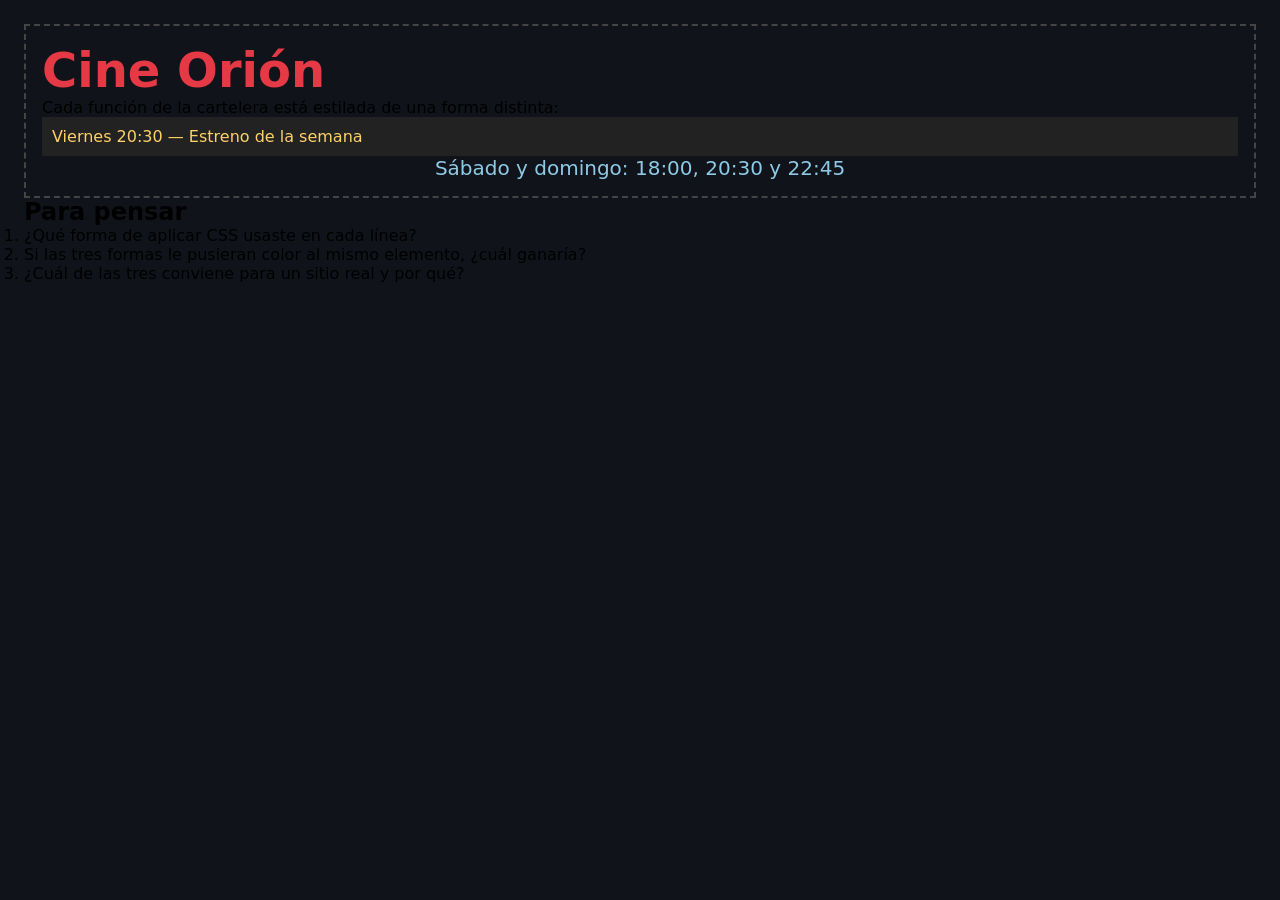
<file: 01-formas-de-aplicar-css/index.html>
<!doctype html>
<html lang="es">
  <head>
    <meta charset="UTF-8" />
    <meta name="viewport" content="width=device-width, initial-scale=1.0" />
    <title>Cine Orión — Cartelera</title>

    <!-- ============================================================
          ESTE ES EL ÚNICO EJERCICIO DE LA CARPETA DONDE SE EDITA
         EL HTML. Acá practicás el CSS INTERNO (etiqueta <style>).
         ============================================================ -->
    <style>
      /* TODO 2 ✅— CSS interno
         Escribí una regla para la clase .funcion con:
         - background-color: #222
         - color: #ffd166
         - padding: 10px
      */

      .funcion {
        background-color: #222;
        color: #ffd166;
        padding: 10px;
      }
    </style>

    <link rel="stylesheet" href="styles.css" />
  </head>
  <body>
    <header class="cartel">
      <!-- TODO 1 ✅— CSS en línea
           Completá el atributo style de este h1 con:
           style="color: #e63946; font-size: 48px;"
      -->
      <h1 style="color: #e63946; font-size: 48px">Cine Orión</h1>

      <p>Cada función de la cartelera está estilada de una forma distinta:</p>

      <!-- TODO 2 — CSS interno: esta línea toma la regla del <style> de arriba -->
      <p class="funcion">Viernes 20:30 — Estreno de la semana</p>

      <!-- TODO 3 — CSS externo: esta línea se estila desde styles.css -->
      <p class="funcion-externa">Sábado y domingo: 18:00, 20:30 y 22:45</p>
    </header>

    <main class="para-pensar">
      <h2>Para pensar</h2>
      <ol>
        <li>¿Qué forma de aplicar CSS usaste en cada línea?</li>
        <li>
          Si las tres formas le pusieran color al mismo elemento, ¿cuál ganaría?
        </li>
        <li>¿Cuál de las tres conviene para un sitio real y por qué?</li>
      </ol>
    </main>
  </body>
</html>
</file>
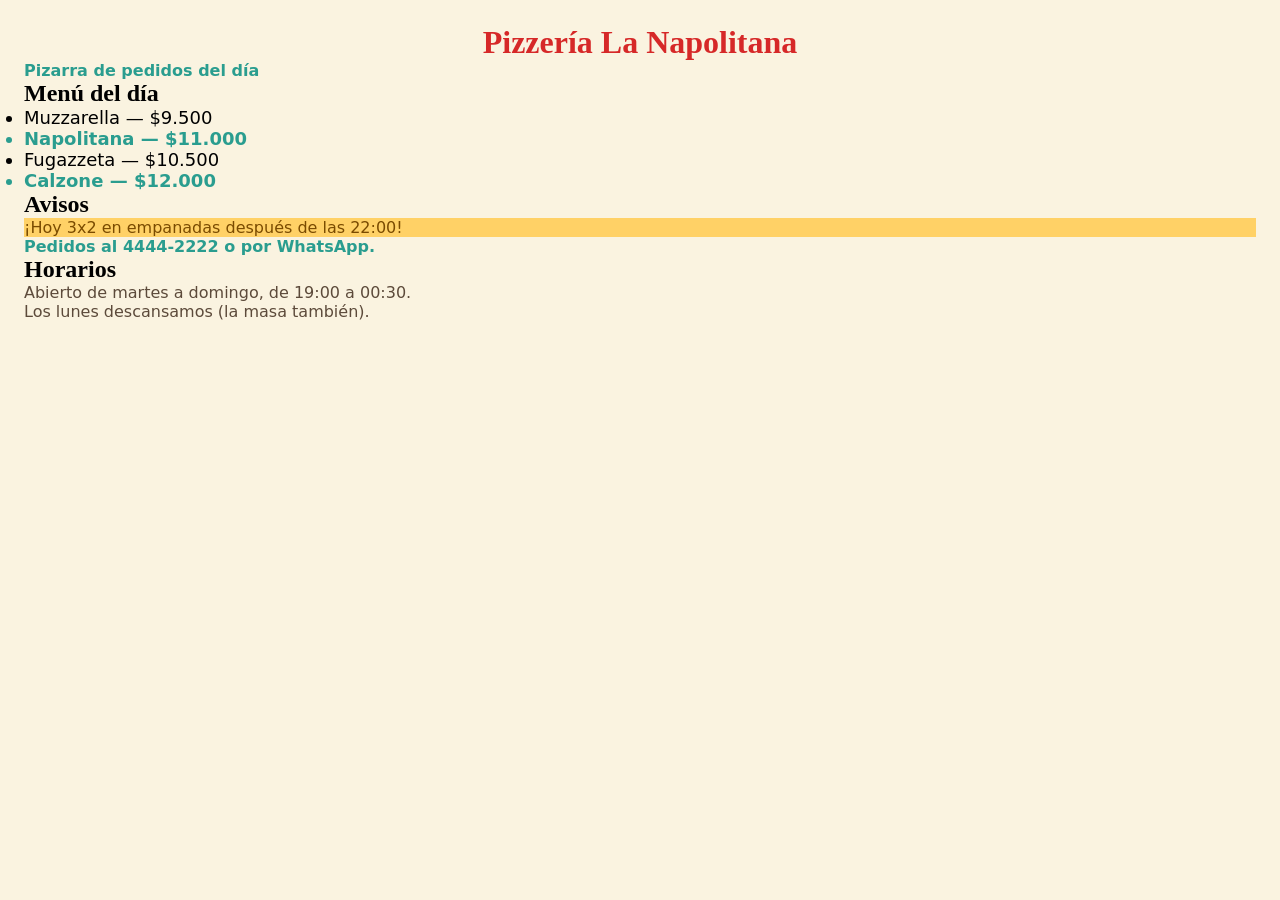
<file: 02-selectores-especificidad/index.html>
<!doctype html>
<html lang="es">
  <head>
    <meta charset="UTF-8" />
    <meta name="viewport" content="width=device-width, initial-scale=1.0" />
    <title>La Napolitana — Pizarra de pedidos</title>
    <link rel="stylesheet" href="styles.css" />
  </head>
  <body>
    <header>
      <h1 id="titulo-principal">Pizzería La Napolitana</h1>
      <p class="destacado">Pizarra de pedidos del día</p>
    </header>

    <main>
      <section class="menu">
        <h2>Menú del día</h2>
        <ul>
          <li>Muzzarella — $9.500</li>
          <li class="destacado">Napolitana — $11.000</li>
          <li>Fugazzeta — $10.500</li>
          <li class="destacado">Calzone — $12.000</li>
        </ul>
      </section>

      <section class="avisos">
        <h2>Avisos</h2>
        <p id="aviso">¡Hoy 3x2 en empanadas después de las 22:00!</p>
        <p class="destacado">Pedidos al 4444-2222 o por WhatsApp.</p>
      </section>

      <section class="horarios">
        <h2>Horarios</h2>
        <p>Abierto de martes a domingo, de 19:00 a 00:30.</p>
        <p>Los lunes descansamos (la masa también).</p>
      </section>
    </main>
  </body>
</html>
</file>
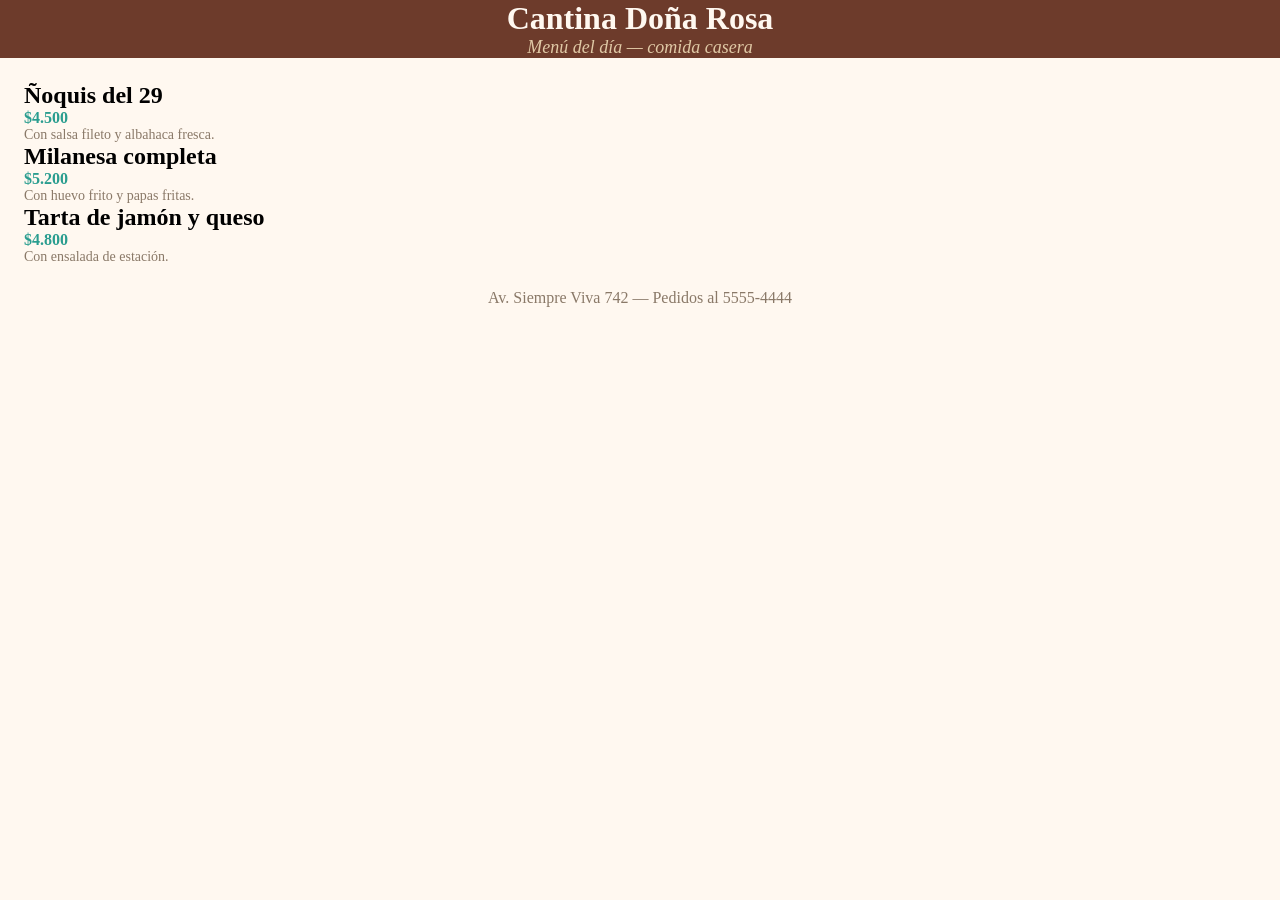
<file: 03-texto-y-colores/index.html>
<!DOCTYPE html>
<html lang="es">
  <head>
    <meta charset="UTF-8" />
    <meta name="viewport" content="width=device-width, initial-scale=1.0" />
    <title>Cantina Doña Rosa — Menú del día</title>
    <link rel="stylesheet" href="styles.css" />
  </head>
  <body>
    <header class="encabezado">
      <h1>Cantina Doña Rosa</h1>
      <p class="subtitulo">Menú del día — comida casera</p>
    </header>

    <main>
      <article class="plato">
        <h2>Ñoquis del 29</h2>
        <p class="precio">$4.500</p>
        <p class="descripcion">Con salsa fileto y albahaca fresca.</p>
      </article>

      <article class="plato">
        <h2>Milanesa completa</h2>
        <p class="precio">$5.200</p>
        <p class="descripcion">Con huevo frito y papas fritas.</p>
      </article>

      <article class="plato">
        <h2>Tarta de jamón y queso</h2>
        <p class="precio">$4.800</p>
        <p class="descripcion">Con ensalada de estación.</p>
      </article>
    </main>

    <footer class="pie">
      <p>Av. Siempre Viva 742 — Pedidos al 5555-4444</p>
    </footer>
  </body>
</html>
</file>
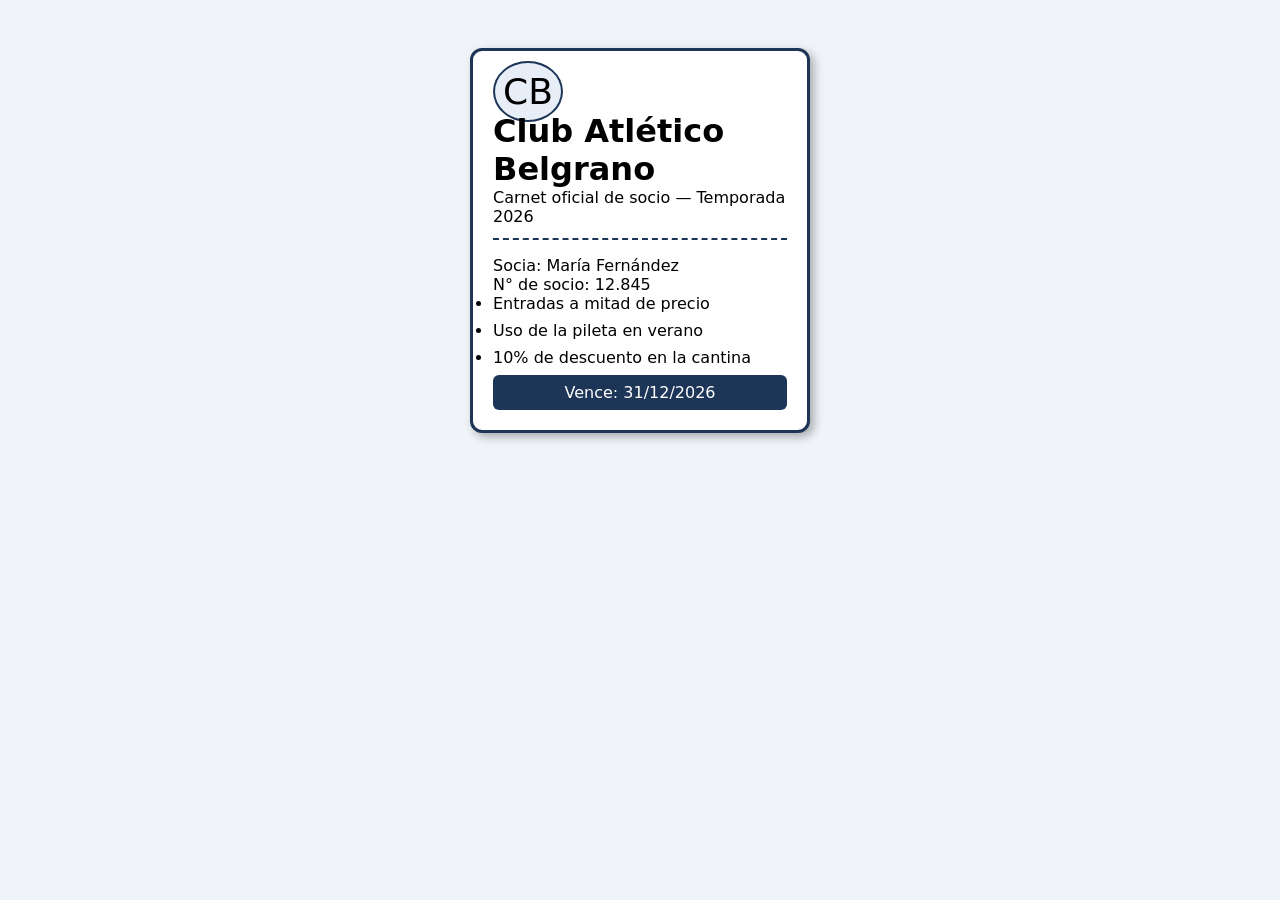
<file: 04-modelo-de-caja/index.html>
<!DOCTYPE html>
<html lang="es">
  <head>
    <meta charset="UTF-8" />
    <meta name="viewport" content="width=device-width, initial-scale=1.0" />
    <title>Club Atlético Belgrano — Carnet de socio</title>
    <link rel="stylesheet" href="styles.css" />
  </head>
  <body>
    <main class="carnet">
      <div class="fila-encabezado">
        <span class="escudo">CB</span>
        <div>
          <h1>Club Atlético Belgrano</h1>
          <p>Carnet oficial de socio — Temporada 2026</p>
        </div>
      </div>

      <div class="datos">
        <p class="nombre">Socia: María Fernández</p>
        <p class="numero">N° de socio: 12.845</p>
      </div>

      <ul class="beneficios">
        <li>Entradas a mitad de precio</li>
        <li>Uso de la pileta en verano</li>
        <li>10% de descuento en la cantina</li>
      </ul>

      <p class="vencimiento">Vence: 31/12/2026</p>
    </main>
  </body>
</html>
</file>
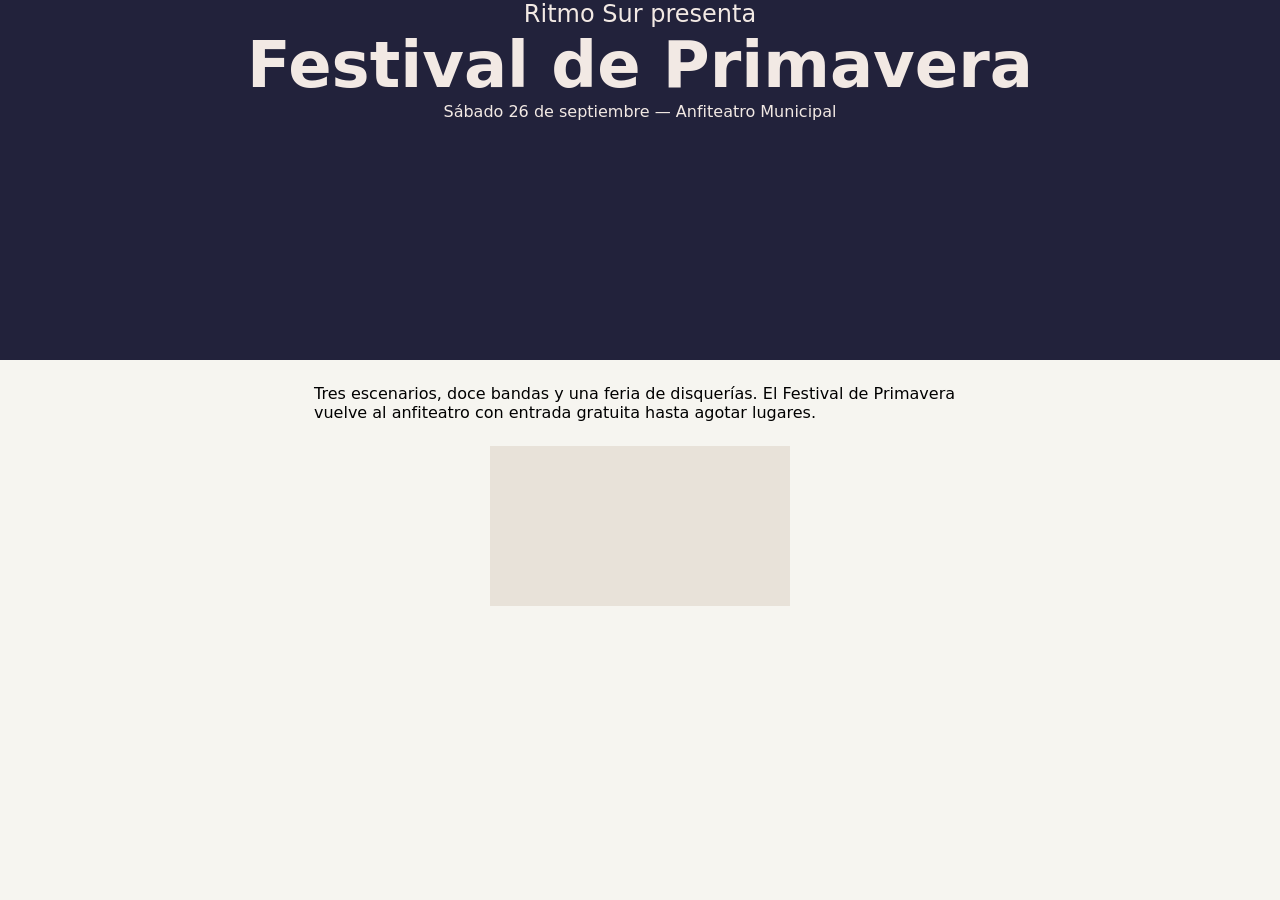
<file: 05-tamanos-y-unidades/index.html>
<!DOCTYPE html>
<html lang="es">
  <head>
    <meta charset="UTF-8" />
    <meta name="viewport" content="width=device-width, initial-scale=1.0" />
    <title>Ritmo Sur — Festival de Primavera</title>
    <link rel="stylesheet" href="styles.css" />
  </head>
  <body>
    <header class="banner">
      <p class="etiqueta">Ritmo Sur presenta</p>
      <h1>Festival de Primavera</h1>
      <p class="fecha">Sábado 26 de septiembre — Anfiteatro Municipal</p>
    </header>

    <main class="contenido">
      <p>
        Tres escenarios, doce bandas y una feria de disquerías. El Festival de
        Primavera vuelve al anfiteatro con entrada gratuita hasta agotar lugares.
      </p>

      <div class="poster"></div>
    </main>
  </body>
</html>
</file>
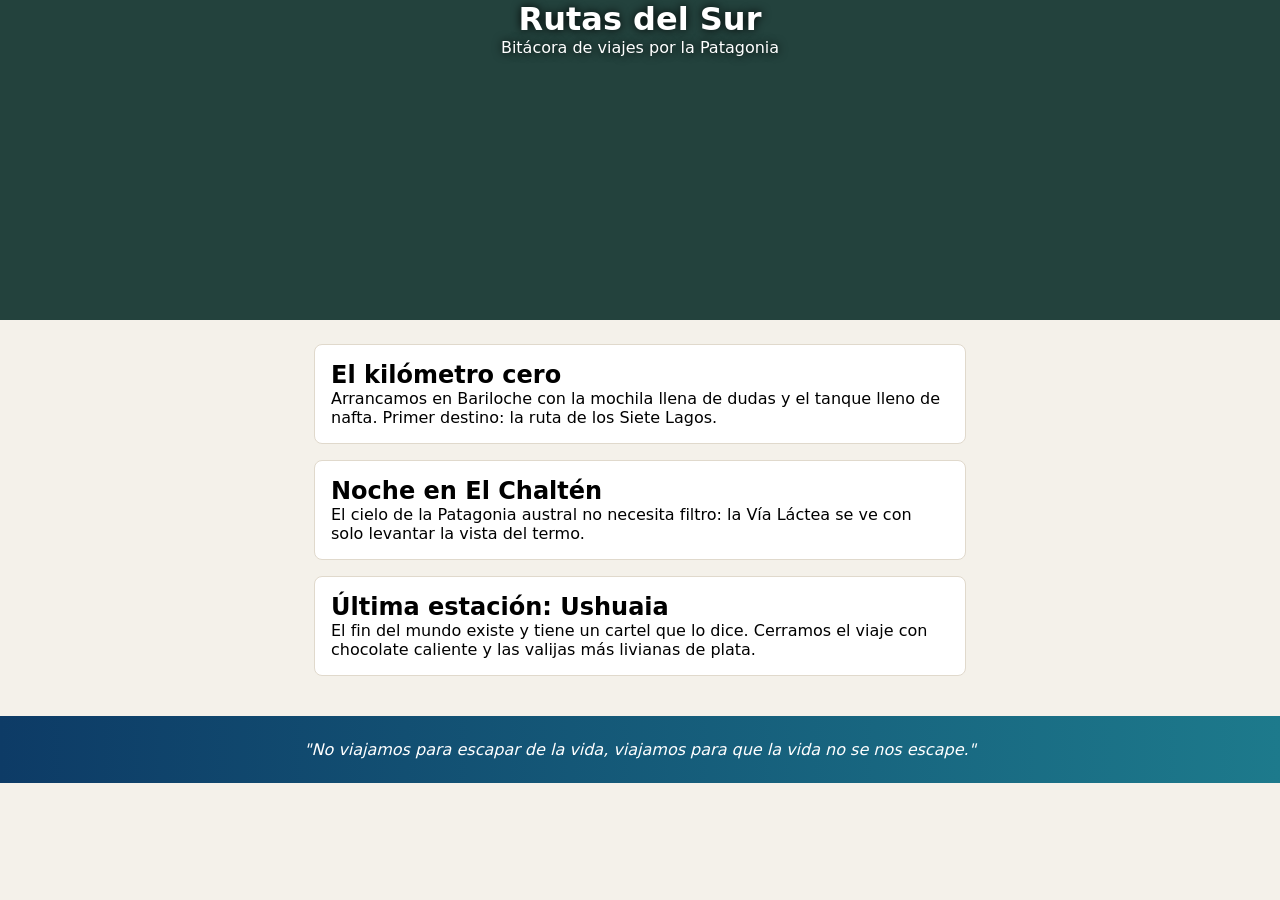
<file: 06-background/index.html>
<!DOCTYPE html>
<html lang="es">
  <head>
    <meta charset="UTF-8" />
    <meta name="viewport" content="width=device-width, initial-scale=1.0" />
    <title>Rutas del Sur — Bitácora de viajes</title>
    <link rel="stylesheet" href="styles.css" />
  </head>
  <body>
    <header class="hero">
      <h1>Rutas del Sur</h1>
      <p>Bitácora de viajes por la Patagonia</p>
    </header>

    <main>
      <article class="post">
        <h2>El kilómetro cero</h2>
        <p>
          Arrancamos en Bariloche con la mochila llena de dudas y el tanque
          lleno de nafta. Primer destino: la ruta de los Siete Lagos.
        </p>
      </article>

      <article class="post">
        <h2>Noche en El Chaltén</h2>
        <p>
          El cielo de la Patagonia austral no necesita filtro: la Vía Láctea
          se ve con solo levantar la vista del termo.
        </p>
      </article>

      <article class="post">
        <h2>Última estación: Ushuaia</h2>
        <p>
          El fin del mundo existe y tiene un cartel que lo dice. Cerramos el
          viaje con chocolate caliente y las valijas más livianas de plata.
        </p>
      </article>
    </main>

    <blockquote class="frase">
      "No viajamos para escapar de la vida, viajamos para que la vida no se
      nos escape."
    </blockquote>
  </body>
</html>
</file>
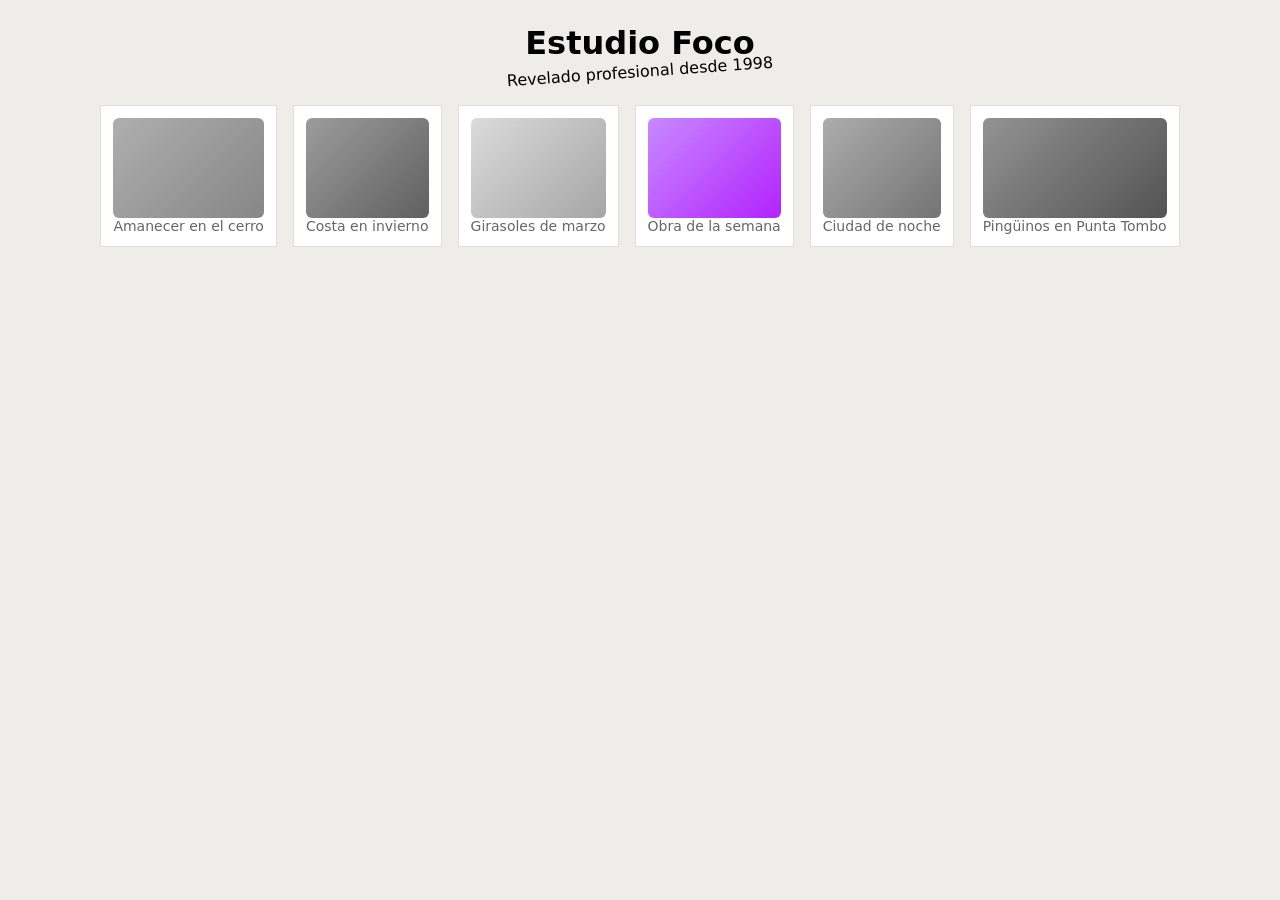
<file: 07-filtros-y-transformaciones/index.html>
<!DOCTYPE html>
<html lang="es">
  <head>
    <meta charset="UTF-8" />
    <meta name="viewport" content="width=device-width, initial-scale=1.0" />
    <title>Estudio Foco — Galería</title>
    <link rel="stylesheet" href="styles.css" />
  </head>
  <body>
    <header class="cabecera">
      <h1>Estudio Foco</h1>
      <p class="sello">Revelado profesional desde 1998</p>
    </header>

    <main class="galeria">
      <figure class="cuadro">
        <div class="foto"></div>
        <figcaption>Amanecer en el cerro</figcaption>
      </figure>

      <figure class="cuadro">
        <div class="foto"></div>
        <figcaption>Costa en invierno</figcaption>
      </figure>

      <figure class="cuadro">
        <div class="foto"></div>
        <figcaption>Girasoles de marzo</figcaption>
      </figure>

      <figure class="cuadro destacada">
        <div class="foto"></div>
        <figcaption>Obra de la semana</figcaption>
      </figure>

      <figure class="cuadro">
        <div class="foto"></div>
        <figcaption>Ciudad de noche</figcaption>
      </figure>

      <figure class="cuadro">
        <div class="foto"></div>
        <figcaption>Pingüinos en Punta Tombo</figcaption>
      </figure>
    </main>
  </body>
</html>
</file>
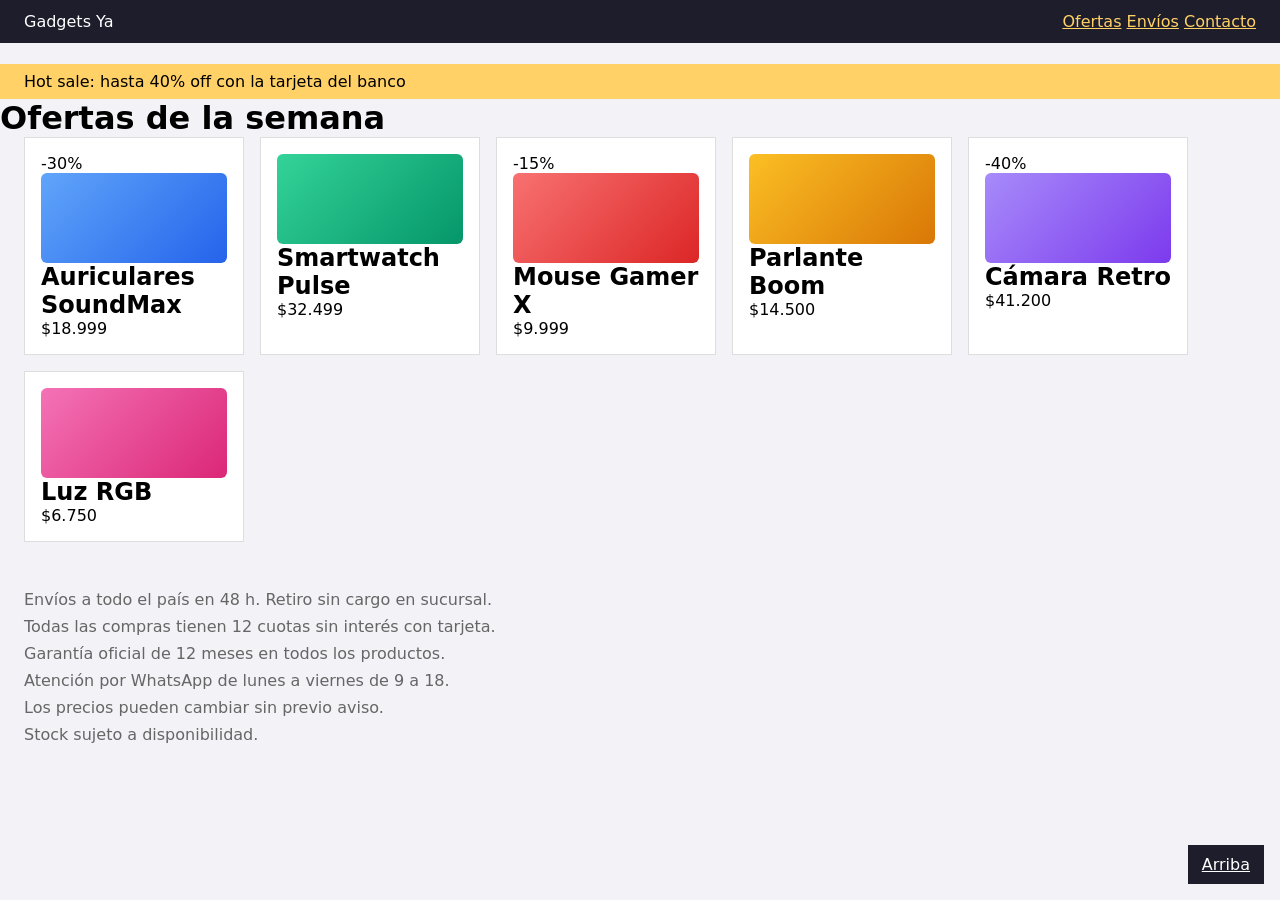
<file: 08-posicionamiento/index.html>
<!DOCTYPE html>
<html lang="es">
  <head>
    <meta charset="UTF-8" />
    <meta name="viewport" content="width=device-width, initial-scale=1.0" />
    <title>Gadgets Ya — Ofertas</title>
    <link rel="stylesheet" href="styles.css" />
  </head>
  <body>
    <header class="barra">
      <span class="logo"> Gadgets Ya</span>
      <nav class="links">
        <a href="#">Ofertas</a>
        <a href="#">Envíos</a>
        <a href="#">Contacto</a>
      </nav>
    </header>

    <nav class="indice">
      <p> Hot sale: hasta 40% off con la tarjeta del banco</p>
    </nav>

    <main>
      <h1>Ofertas de la semana</h1>

      <section class="productos">
        <article class="producto">
          <span class="etiqueta-oferta">-30%</span>
          <div class="foto"></div>
          <h2>Auriculares SoundMax</h2>
          <p class="precio">$18.999</p>
        </article>

        <article class="producto">
          <div class="foto"></div>
          <h2>Smartwatch Pulse</h2>
          <p class="precio">$32.499</p>
        </article>

        <article class="producto">
          <span class="etiqueta-oferta">-15%</span>
          <div class="foto"></div>
          <h2>Mouse Gamer X</h2>
          <p class="precio">$9.999</p>
        </article>

        <article class="producto">
          <div class="foto"></div>
          <h2>Parlante Boom</h2>
          <p class="precio">$14.500</p>
        </article>

        <article class="producto">
          <span class="etiqueta-oferta">-40%</span>
          <div class="foto"></div>
          <h2>Cámara Retro</h2>
          <p class="precio">$41.200</p>
        </article>

        <article class="producto">
          <div class="foto"></div>
          <h2>Luz RGB</h2>
          <p class="precio">$6.750</p>
        </article>
      </section>
    </main>

    <footer class="info">
      <p>Envíos a todo el país en 48 h. Retiro sin cargo en sucursal.</p>
      <p>Todas las compras tienen 12 cuotas sin interés con tarjeta.</p>
      <p>Garantía oficial de 12 meses en todos los productos.</p>
      <p>Atención por WhatsApp de lunes a viernes de 9 a 18.</p>
      <p>Los precios pueden cambiar sin previo aviso.</p>
      <p>Stock sujeto a disponibilidad.</p>
    </footer>

    <a class="subir" href="#">Arriba</a>
  </body>
</html>
</file>
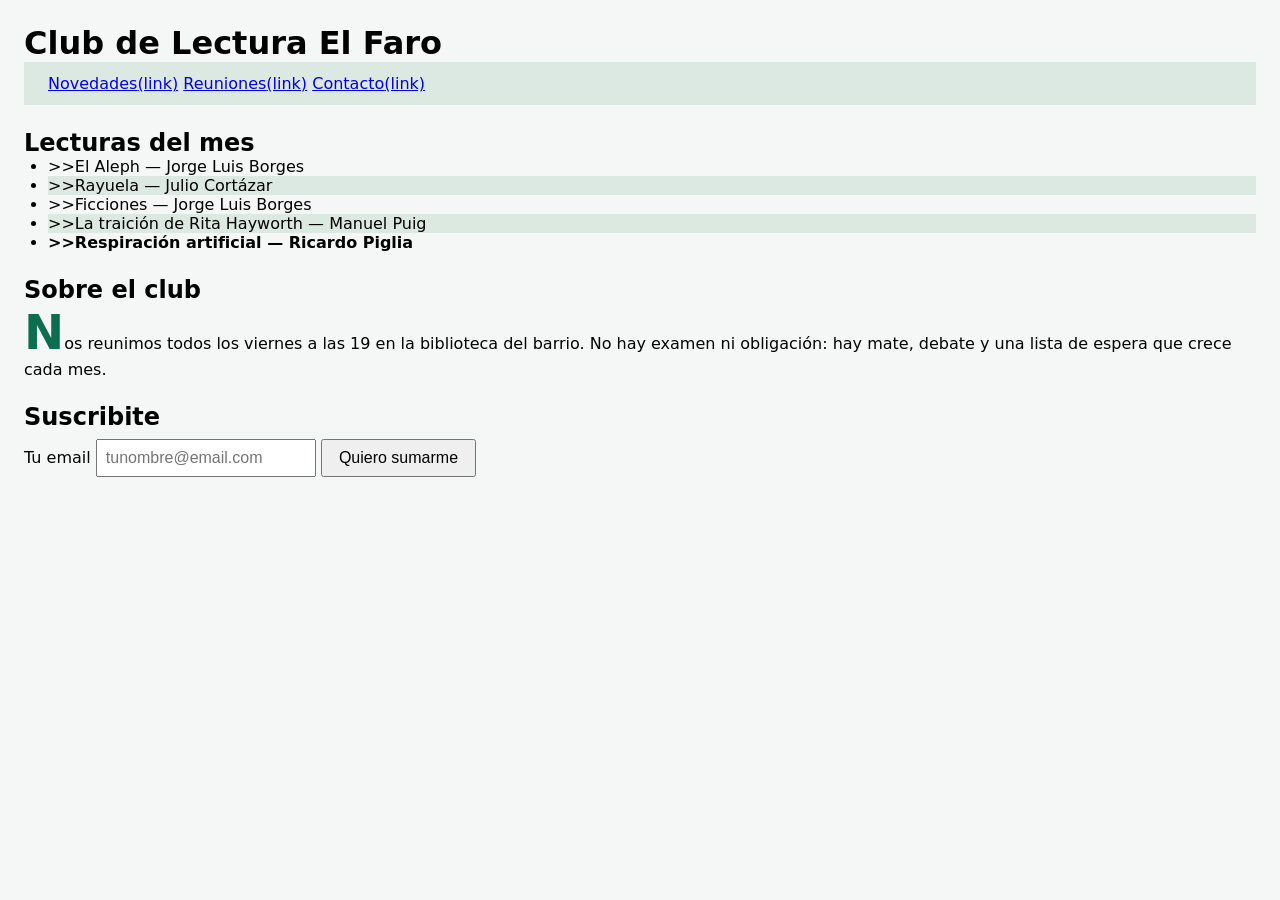
<file: 09-pseudoclases-pseudoelementos/index.html>
<!doctype html>
<html lang="es">
  <head>
    <meta charset="UTF-8" />
    <meta name="viewport" content="width=device-width, initial-scale=1.0" />
    <title>Club de Lectura El Faro</title>
    <link rel="stylesheet" href="styles.css" />
  </head>
  <body>
    <header>
      <h1>Club de Lectura El Faro</h1>
      <nav class="menu">
        <a href="#">Novedades</a>
        <a href="#">Reuniones</a>
        <a href="#">Contacto</a>
      </nav>
    </header>

    <main>
      <section class="libros">
        <h2>Lecturas del mes</h2>
        <ul class="lista">
          <li>El Aleph — Jorge Luis Borges</li>
          <li>Rayuela — Julio Cortázar</li>
          <li>Ficciones — Jorge Luis Borges</li>
          <li>La traición de Rita Hayworth — Manuel Puig</li>
          <li>Respiración artificial — Ricardo Piglia</li>
        </ul>
      </section>

      <section class="sobre">
        <h2>Sobre el club</h2>
        <p class="texto">
          Nos reunimos todos los viernes a las 19 en la biblioteca del barrio.
          No hay examen ni obligación: hay mate, debate y una lista de espera
          que crece cada mes.
        </p>
      </section>

      <section class="contacto">
        <h2>Suscribite</h2>
        <form>
          <label for="email">Tu email</label>
          <input type="email" id="email" placeholder="tunombre@email.com" />
          <button type="submit">Quiero sumarme</button>
        </form>
      </section>
    </main>
  </body>
</html>
</file>
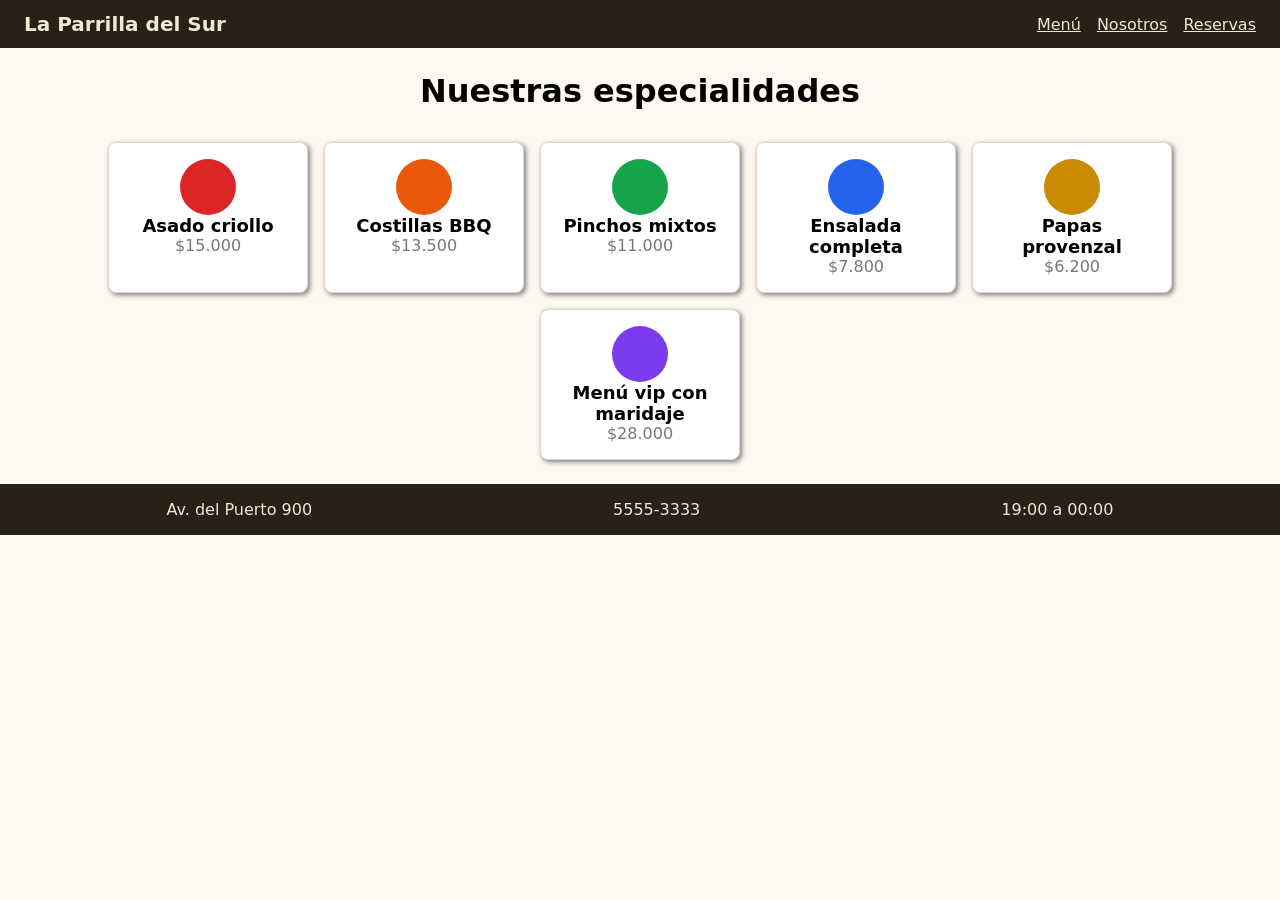
<file: 10-flexbox/index.html>
<!DOCTYPE html>
<html lang="es">
  <head>
    <meta charset="UTF-8" />
    <meta name="viewport" content="width=device-width, initial-scale=1.0" />
    <title>La Parrilla del Sur</title>
    <link rel="stylesheet" href="styles.css" />
  </head>
  <body>
    <header class="barra">
      <span class="logo"> La Parrilla del Sur</span>
      <nav class="links">
        <a href="#">Menú</a>
        <a href="#">Nosotros</a>
        <a href="#">Reservas</a>
      </nav>
    </header>

    <main>
      <h1 class="titulo">Nuestras especialidades</h1>

      <section class="platos">
        <article class="plato">
          <div class="emoji"></div>
          <h2>Asado criollo</h2>
          <p>$15.000</p>
        </article>

        <article class="plato">
          <div class="emoji"></div>
          <h2>Costillas BBQ</h2>
          <p>$13.500</p>
        </article>

        <article class="plato">
          <div class="emoji"></div>
          <h2>Pinchos mixtos</h2>
          <p>$11.000</p>
        </article>

        <article class="plato">
          <div class="emoji"></div>
          <h2>Ensalada completa</h2>
          <p>$7.800</p>
        </article>

        <article class="plato">
          <div class="emoji"></div>
          <h2>Papas provenzal</h2>
          <p>$6.200</p>
        </article>

        <article class="plato destacado">
          <div class="emoji"></div>
          <h2>Menú vip con maridaje</h2>
          <p>$28.000</p>
        </article>
      </section>
    </main>

    <footer class="pie">
      <p> Av. del Puerto 900</p>
      <p> 5555-3333</p>
      <p> 19:00 a 00:00</p>
    </footer>
  </body>
</html>
</file>
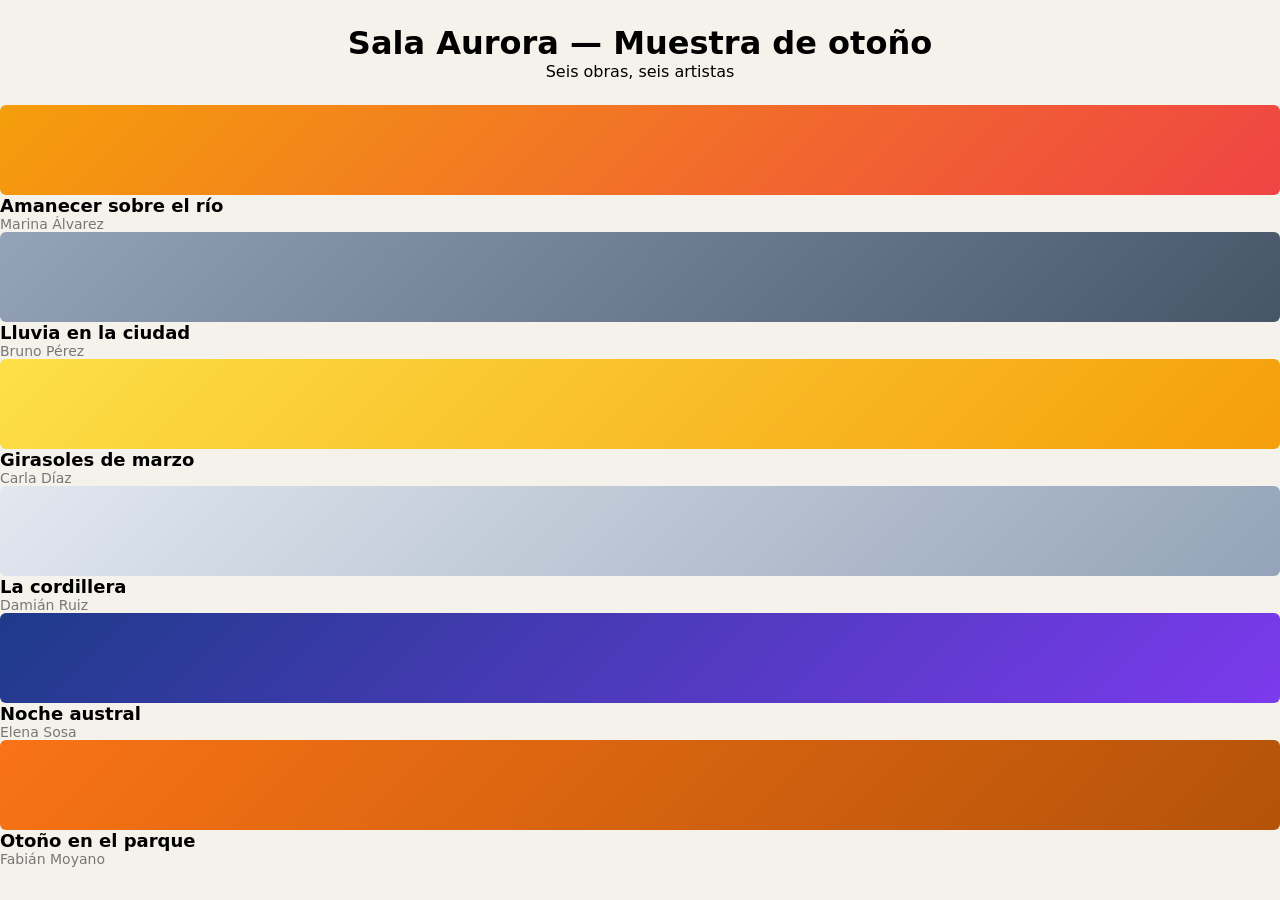
<file: 11-grid/index.html>
<!DOCTYPE html>
<html lang="es">
  <head>
    <meta charset="UTF-8" />
    <meta name="viewport" content="width=device-width, initial-scale=1.0" />
    <title>Sala Aurora — Muestra de otoño</title>
    <link rel="stylesheet" href="styles.css" />
  </head>
  <body>
    <header class="cabecera">
      <h1>Sala Aurora — Muestra de otoño</h1>
      <p>Seis obras, seis artistas</p>
    </header>

    <main class="galeria">
      <article class="obra destacada">
        <div class="lienzo"></div>
        <h2>Amanecer sobre el río</h2>
        <p>Marina Álvarez</p>
      </article>

      <article class="obra">
        <div class="lienzo"></div>
        <h2>Lluvia en la ciudad</h2>
        <p>Bruno Pérez</p>
      </article>

      <article class="obra">
        <div class="lienzo"></div>
        <h2>Girasoles de marzo</h2>
        <p>Carla Díaz</p>
      </article>

      <article class="obra">
        <div class="lienzo"></div>
        <h2>La cordillera</h2>
        <p>Damián Ruiz</p>
      </article>

      <article class="obra">
        <div class="lienzo"></div>
        <h2>Noche austral</h2>
        <p>Elena Sosa</p>
      </article>

      <article class="obra">
        <div class="lienzo"></div>
        <h2>Otoño en el parque</h2>
        <p>Fabián Moyano</p>
      </article>
    </main>
  </body>
</html>
</file>
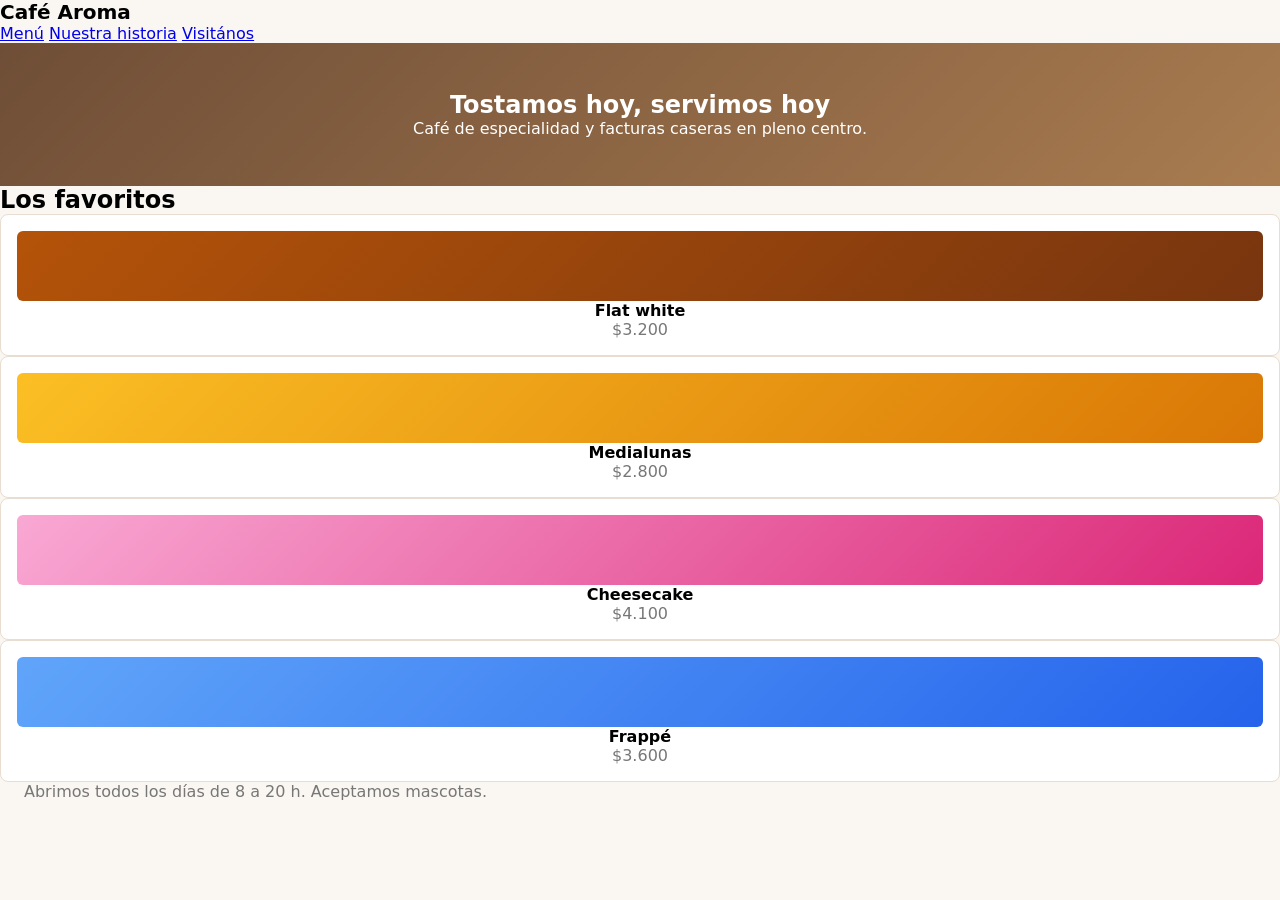
<file: 12-media-queries/index.html>
<!DOCTYPE html>
<html lang="es">
  <head>
    <meta charset="UTF-8" />
    <meta name="viewport" content="width=device-width, initial-scale=1.0" />
    <title>Café Aroma</title>
    <link rel="stylesheet" href="styles.css" />
  </head>
  <body>
    <header class="barra">
      <span class="logo"> Café Aroma</span>
      <nav class="links">
        <a href="#">Menú</a>
        <a href="#">Nuestra historia</a>
        <a href="#">Visitános</a>
      </nav>
    </header>

    <section class="hero">
      <h1>Tostamos hoy, servimos hoy</h1>
      <p>Café de especialidad y facturas caseras en pleno centro.</p>
    </section>

    <main>
      <h2>Los favoritos</h2>
      <section class="tarjetas">
        <article class="tarjeta">
          <div class="emoji"></div>
          <h3>Flat white</h3>
          <p>$3.200</p>
        </article>

        <article class="tarjeta">
          <div class="emoji"></div>
          <h3>Medialunas</h3>
          <p>$2.800</p>
        </article>

        <article class="tarjeta">
          <div class="emoji"></div>
          <h3>Cheesecake</h3>
          <p>$4.100</p>
        </article>

        <article class="tarjeta">
          <div class="emoji"></div>
          <h3>Frappé</h3>
          <p>$3.600</p>
        </article>
      </section>

      <p class="nota">
        Abrimos todos los días de 8 a 20 h. Aceptamos mascotas.
      </p>
    </main>
  </body>
</html>
</file>
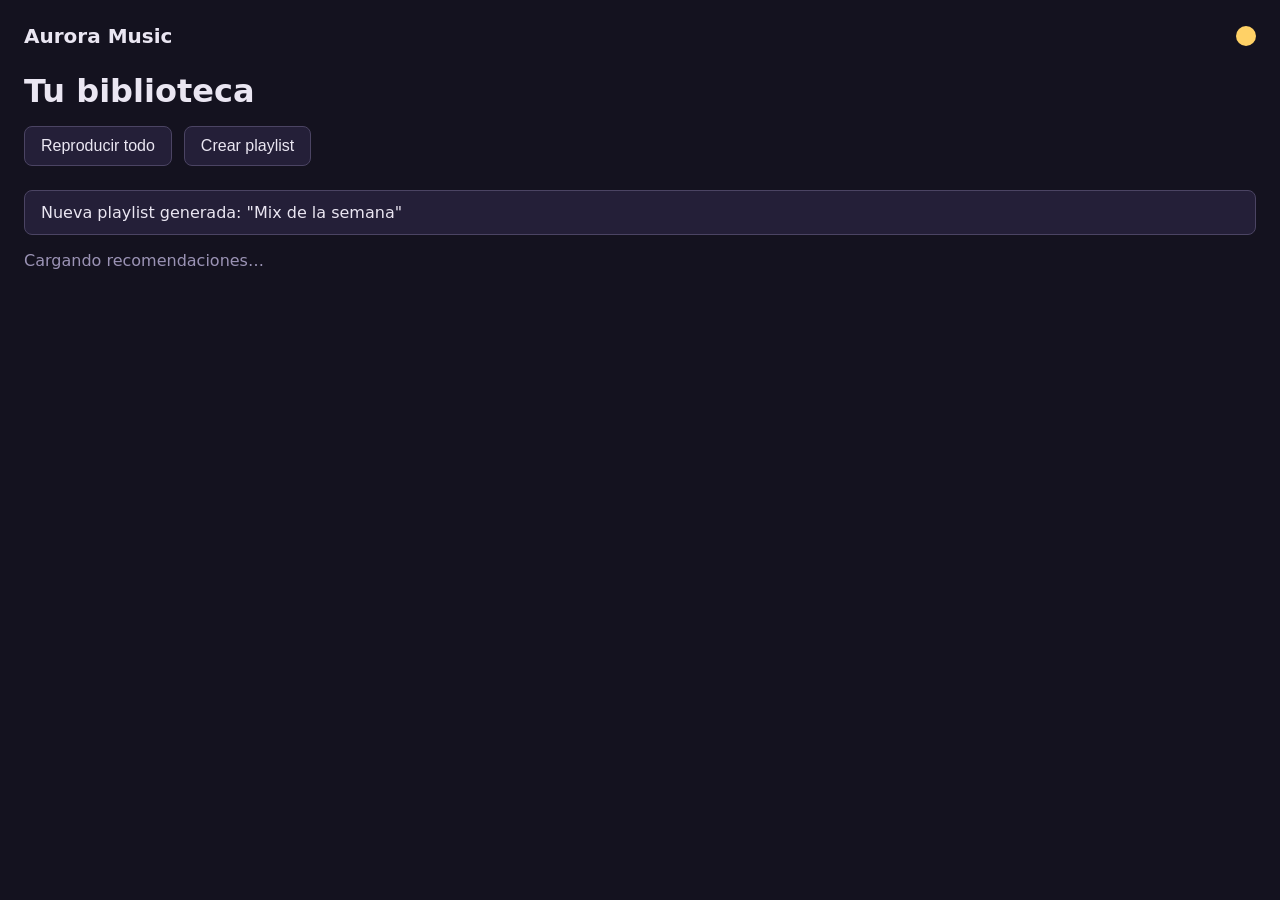
<file: 13-animaciones-transiciones/index.html>
<!DOCTYPE html>
<html lang="es">
  <head>
    <meta charset="UTF-8" />
    <meta name="viewport" content="width=device-width, initial-scale=1.0" />
    <title>Aurora Music</title>
    <link rel="stylesheet" href="styles.css" />
  </head>
  <body>
    <header class="app-barra">
      <span class="logo"> Aurora Music</span>
      <span class="campana"></span>
    </header>

    <main>
      <h1>Tu biblioteca</h1>

      <div class="botones">
        <button class="btn">Reproducir todo</button>
        <button class="btn btn-primario">Crear playlist</button>
      </div>

      <div class="alerta">
        <p> Nueva playlist generada: "Mix de la semana"</p>
      </div>

      <p class="cargando">Cargando recomendaciones…</p>
    </main>
  </body>
</html>
</file>
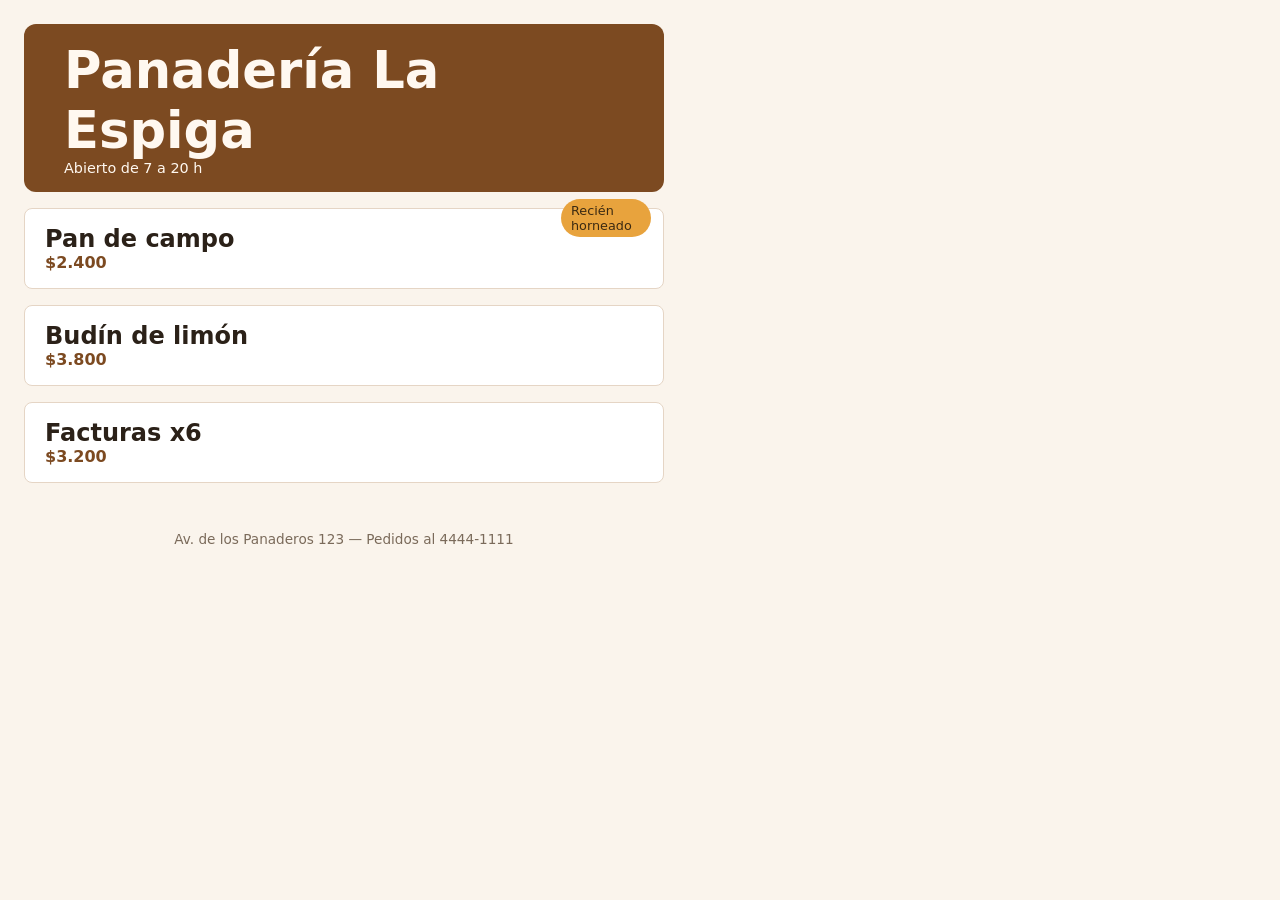
<file: nivel-2/01-caja-y-unidades/index.html>
<!doctype html>
<html lang="es">
  <head>
    <meta charset="UTF-8" />
    <meta name="viewport" content="width=device-width, initial-scale=1.0" />
    <title>Panadería La Espiga — Precios</title>
    <link rel="stylesheet" href="styles.css" />
  </head>
  <body>
    <main class="panaderia">
      <header class="cabecera">
        <span class="logo">Panadería La Espiga</span>
        <p class="horario">Abierto de 7 a 20 h</p>
      </header>

      <section class="productos">
        <article class="producto">
          <span class="etiqueta">Recién horneado</span>
          <h2>Pan de campo</h2>
          <p class="precio">$2.400</p>
        </article>

        <article class="producto">
          <h2>Budín de limón</h2>
          <p class="precio">$3.800</p>
        </article>

        <article class="producto">
          <h2>Facturas x6</h2>
          <p class="precio">$3.200</p>
        </article>
      </section>

      <footer class="pie">
        <p>Av. de los Panaderos 123 — Pedidos al 4444-1111</p>
      </footer>
    </main>
  </body>
</html>
</file>
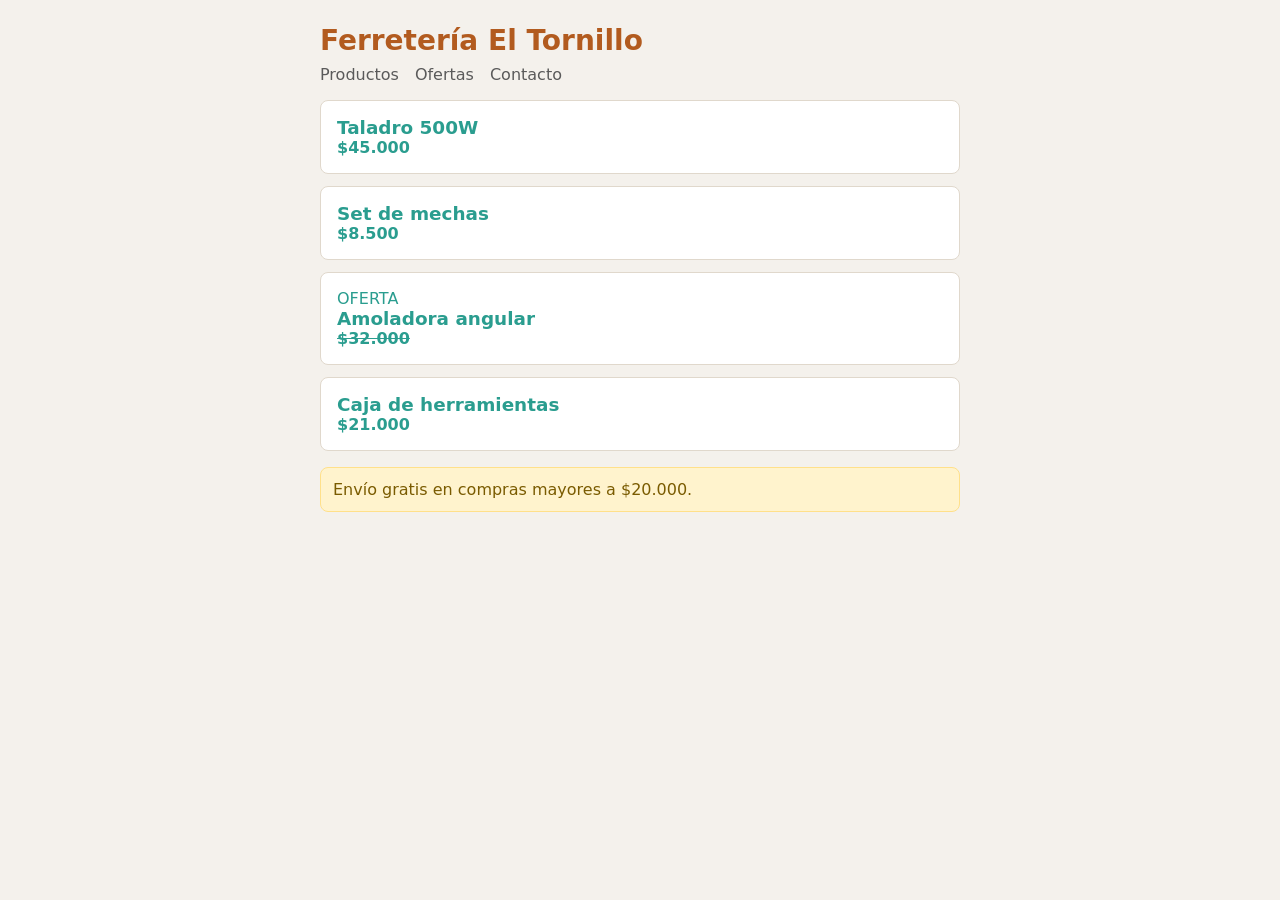
<file: nivel-2/02-cascada-y-especificidad/index.html>
<!DOCTYPE html>
<html lang="es">
  <head>
    <meta charset="UTF-8" />
    <meta name="viewport" content="width=device-width, initial-scale=1.0" />
    <title>Ferretería El Tornillo — Productos</title>
    <link rel="stylesheet" href="styles.css" />
  </head>
  <body>
    <header class="cabecera">
      <h1 class="titulo">Ferretería El Tornillo</h1>
      <nav class="nav">
        <a class="nav-link" href="#">Productos</a>
        <a class="nav-link" href="#">Ofertas</a>
        <a class="nav-link" href="#">Contacto</a>
      </nav>
    </header>

    <main class="lista">
      <article class="item">
        <h2 class="nombre">Taladro 500W</h2>
        <p class="precio">$45.000</p>
      </article>

      <article class="item destacado">
        <h2 class="nombre">Set de mechas</h2>
        <p class="precio">$8.500</p>
      </article>

      <article class="item oferta">
        <span class="etiqueta">OFERTA</span>
        <h2 class="nombre">Amoladora angular</h2>
        <p class="precio">$32.000</p>
      </article>

      <article class="item">
        <h2 class="nombre">Caja de herramientas</h2>
        <p class="precio">$21.000</p>
      </article>
    </main>

    <p class="aviso">Envío gratis en compras mayores a $20.000.</p>
  </body>
</html>
</file>
<file: 01-formas-de-aplicar-css/styles.css>
/* ============================================================
    EJERCICIO 1 — FORMAS DE APLICAR CSS
   ============================================================
   El Cine Orión renovó la página y quiere que la cartelera se
   vea como corresponde. Vas a estilarla de las tres formas que
   existen:

   TODO 1  CSS EN LÍNEA  (en index.html, atributo style del h1)
   TODO 2  CSS INTERNO   (en index.html, etiqueta <style>)
   TODO 3  CSS EXTERNO   (acá, en este archivo)

    Es el único ejercicio donde también se edita el HTML.
   ============================================================ */

/* ─── Reset y base — ya está hecho, no lo modifiques ─── */
* {
  margin: 0;
  padding: 0;
  box-sizing: border-box;
}

body {
  font-family: system-ui, sans-serif;
  background-color: #10141a;
  padding: 24px;
}

.cartel {
  border: 2px dashed #444;
  padding: 16px;
}

/* ============================================================
TODO 3 ✅ — CSS EXTERNO
Este archivo está enlazado desde el <head> con la etiqueta
<link>. Escribí una regla para la clase .funcion-externa con:
- color: #8ecae6
- font-size: 20px
- text-align: center
============================================================ */

.funcion-externa {
  color: #8ecae6;
  font-size: 20px;
  text-align: center;
}
</file>
<file: 02-selectores-especificidad/styles.css>
/* ============================================================
    EJERCICIO 2 — SELECTORES Y ESPECIFICIDAD
   ============================================================
   La Pizzería La Napolitana dejó la pizarra de tiza y ahora
   tiene su menú en una web. El HTML ya está listo: tu trabajo
   es que cada parte se vea distinta usando el selector correcto.

   Teoría: sección 3 de teoria.md.
   ============================================================ */

/* ─── Reset y base — ya está hecho, no lo modifiques ───
   El selector universal * toca TODOS los elementos: es el que
   tiene la especificidad más baja de todas. */
* {
  margin: 0;
  padding: 0;
  box-sizing: border-box;
}

body {
  font-family: system-ui, sans-serif;
  background-color: #faf3e0;
  padding: 24px;
}

/* ============================================================
   TODO 1 ✅— Selector de ETIQUETA
   Todos los <p> de la página deberían verse con:
   - color: #5c4a3a
   ============================================================ */

p {
  color: #5c4a3a;
}

/* ============================================================
   TODO 2 ✅— Selector de CLASE
   Los párrafos (y listas) con clase .destacado deben tener:
   - color: #2a9d8f
   - font-weight: bold
   Pregunta: esta regla también usa `color`, igual que el
   TODO 1. ¿Quién gana y por qué?
   el de clase porque tiene mayor especificidad
   ============================================================ */

.destacado {
  color: #2a9d8f;
  font-weight: bold;
}

/* ============================================================
   TODO 3 — Selector de ID
   El título #titulo-principal:
   - color: #d62828
   - text-align: center
   El aviso #aviso:
   - background-color: #ffd166
   - color: #7a4b00
   ============================================================ */

#titulo-principal {
  color: #d62828;
  text-align: center;
}

#aviso {
  background-color: #ffd166;
  color: #7a4b00;
}

/* ============================================================
   TODO 4 — Selectores AGRUPADOS
   Con UNA sola regla (separando con coma), dale a h1 y h2:
   - font-family: Georgia, "Times New Roman", serif
   ============================================================ */

h1,
h2 {
  font-family: Georgia, "Times New Roman", serif;
}

/* ============================================================
   TODO 5 — Selectores ANIDADOS
   Solo los <li> que están DENTRO de .menu deben tener:
   - font-size: 18px
   Después probá escribir la regla solo con li (sin .menu) y
   mirá la página. ¿Cambió algo? ¿Por qué?
   ============================================================ */

.menu li {
  font-size: 18px;
}

/* ============================================================
    DESAFÍO DE ESPECIFICIDAD — respondé antes de mirar el
   navegador. En la página hay varios <p>:
   1. ¿De qué color queda el <p> con clase .destacado?
   2. ¿De qué color queda el <p> con id #aviso?
   3. ¿Y los <p> que no tienen clase ni id?
   Escribí tu respuesta acá abajo, después abrí el navegador
   y verificá. ¿Coincidió con la cuenta de puntos de la teoría?
   ============================================================ */
</file>
<file: 03-texto-y-colores/styles.css>
/* ============================================================
    EJERCICIO 3 — TEXTO Y COLORES
   ============================================================
   La Cantina Doña Rosa necesita que su menú del día se vea
   cálido y fácil de leer. El HTML ya está listo: tu trabajo es
   darle color y tipografía a cada parte.

   Teoría: sección 4 (4.1 a 4.3) de teoria.md.
   ============================================================ */

/* ─── Reset y base — ya está hecho, no lo modifiques ─── */
* {
  margin: 0;
  padding: 0;
  box-sizing: border-box;
}

main {
  padding: 24px;
}

/* ============================================================
   TODO 1 — Base de la página
   Al body dale:
   - background-color: #fff8f0
   - font-family: Georgia, "Times New Roman", serif
   ============================================================ */

body {
  background-color: #fff8f0;
  font-family: Georgia, "Times New Roman", serif;
}

/* ============================================================
   TODO 2 — Encabezado
   A .encabezado dale:
   - background-color: #6d3b2b
   - text-align: center
   A su h1 (selector anidado: .encabezado h1):
   - color: #fff8f0
   ============================================================ */

.encabezado {
  background-color: #6d3b2b;
  text-align: center;
}
.encabezado h1 {
  color: #fff8f0;
}

/* ============================================================
   TODO 3 — Subtítulo
   A .subtitulo dale:
   - color: #e0c9a6
   - font-size: 18px
   Extra: probá también font-style: italic y mirá la diferencia.
   ============================================================ */

.subtitulo {
  color: #e0c9a6;
  font-size: 18px;
  font-style: italic;
}

/* ============================================================
   TODO 4 — Precios
   A .precio dale:
   - color: #2a9d8f
   - font-weight: bold
   ============================================================ */

.precio {
  color: #2a9d8f;
  font-weight: bold;
}

/* ============================================================
   TODO 5 — Descripciones
   A .descripcion dale:
   - color: #8a7968
   - font-size: 14px
   ============================================================ */

.descripcion {
  color: #8a7968;
  font-size: 14px;
}

/* ============================================================
   TODO 6 — Pie de página
   A .pie dale:
   - text-align: center
   - color: #8a7968
   ============================================================ */

.pie {
  text-align: center;
  color: #8a7968;
}

/* ============================================================
    PARA PENSAR
   Probá cambiar el font-family del body a system-ui, sans-serif.
   ¿Qué cambió en toda la página? ¿Por qué una sola regla afectó
   a todos los textos?
   ============================================================ */
</file>
<file: 04-modelo-de-caja/styles.css>
/* ============================================================
    EJERCICIO 4 — MODELO DE CAJA
   ============================================================
   El Club Atlético Belgrano quiere digitalizar el carnet de
   sus socios. Cada elemento es una caja: contenido, padding,
   borde y margen. Tu trabajo es armar el carnet con esas capas.

   Teoría: sección 4.4 a 4.6 y sección 6 de teoria.md.
   ============================================================ */

/* ─── Reset y base — ya está hecho, no lo modifiques ─── */
* {
  margin: 0;
  padding: 0;
  box-sizing: border-box;
}

body {
  font-family: system-ui, sans-serif;
  background-color: #f0f4f8;
  padding: 24px;
}

/* ============================================================
   TODO 1 ✅— El carnet
   A .carnet dale:
   - background-color: #ffffff
   - width: 340px
   - margin: 24px auto    el auto a los costados lo centra
   - padding: 20px
   - border: 3px solid #1d3557
   - border-radius: 12px
   ============================================================ */

.carnet {
  background-color: #ffffff;
  width: 340px;
  margin: 24px auto;
  padding: 20px;
  border: 3px solid #1d3557;
  border-radius: 12px;
  box-shadow: 4px 4px 10px rgba(0, 0, 0, 0.3);
}

/* ============================================================
   TODO 2 ✅— La sombra
   Sumale a .carnet (podés escribir otra regla .carnet o
   completar la anterior):
   - box-shadow: 4px 4px 10px rgba(0, 0, 0, 0.3)
   ============================================================ */

/* ============================================================
   TODO 3 — Fila del encabezado
   A .fila-encabezado dale:
   - margin-bottom: 16px
   - padding-bottom: 12px
   - border-bottom: 2px dashed #1d3557
   ============================================================ */

.fila-encabezado {
  margin-bottom: 16px;
  padding-bottom: 12px;
  border-bottom: 2px dashed #1d3557;
}

/* ============================================================
   TODO 4 — El escudo
   A .escudo dale:
   - font-size: 36px
   - background-color: #e8eef7
   - border: 2px solid #1d3557
   - border-radius: 50%    el círculo perfecto
   - padding: 8px
   ============================================================ */

.escudo {
  font-size: 36px;
  background-color: #e8eef7;
  border: 2px solid #1d3557;
  border-radius: 50%;
  padding: 8px;
}

/* ============================================================
   TODO 5 — Beneficios
   A .beneficios li dale:
   - margin-bottom: 8px
   ============================================================ */

.beneficios li {
  margin-bottom: 8px;
}

/* ============================================================
   TODO 6 — Vencimiento
   A .vencimiento dale:
   - background-color: #1d3557
   - color: #ffffff
   - text-align: center
   - padding: 8px
   - border-radius: 6px
   ============================================================ */

.vencimiento {
  background-color: #1d3557;
  color: #ffffff;
  text-align: center;
  padding: 8px;
  border-radius: 6px;
}

/* ============================================================
    EXPERIMENTO DE BOX-SIZING
   El reset usa box-sizing: border-box: el width incluye el
   padding y el borde. Probá cambiar el padding de .carnet de
   20px a 40px: ¿el carnet crece o sigue midiendo 340px?
   Después sacá el box-sizing del reset y probá de nuevo.
   ¿Qué pasó ahora?
   ============================================================ */
</file>
<file: 05-tamanos-y-unidades/styles.css>
/* ============================================================
    EJERCICIO 5 — TAMAÑOS Y UNIDADES
   ============================================================
   La productora Ritmo Sur quiere el banner de su festival.
   Acá no alcanza con poner números: hay que elegir la unidad
   correcta (px, %, em, rem, vw, vh) para que el diseño se
   acomode a cualquier pantalla.

   Teoría: sección 4.6 (Ancho y Alto) de teoria.md.
   ============================================================ */

/* ─── Reset y base — ya está hecho, no lo modifiques ─── */
* {
  margin: 0;
  padding: 0;
  box-sizing: border-box;
}

body {
  font-family: system-ui, sans-serif;
  background-color: #f6f5f0;
}

/* ============================================================
   TODO 1 ✅— El banner
   A .banner dale:
   - width: 100%
   - height: 40vh           40% de la altura de la ventana
   - background-color: #22223b
   - color: #f2e9e4
   - text-align: center
   Probá después cambiar 40vh por 400px y achicar la ventana:
   ¿cuál de los dos se adapta mejor?
   ============================================================ */

.banner {
  width: 100%; /*medida relativa al contenedor padre*/
  height: 40vh; /* viewport height, relativo al ancho de la pantalla. (400px seria una medida absoluta) */
  background-color: #22223b;
  color: #f2e9e4;
  text-align: center;
}

/* ============================================================
   TODO 2 ✅— Título del festival
   A .banner h1 dale:
   - font-size: 4rem
   rem es relativo al tamaño de fuente del html. Probá cambiar
   4rem por 4vw y mover el ancho de la ventana. ¿Qué diferencia
   hay entre rem y vw?
   ============================================================ */

.banner h1 {
  font-size: 4rem; /*relativo al tamaño de fuente del HTML*/
}

/* ============================================================
   TODO 3 ✅— Contenido centrado
   A .contenido dale:
   - max-width: 700px
   - margin: 0 auto         arriba/abajo 0, izq/der auto (centra)
   - padding: 24px
   Achicá la ventana: ¿por qué max-width en vez de width?

   Se establece un valor maximo de crecimiento. (limite de crecimiento)
   ============================================================ */

.contenido {
  max-width: 700px;
  margin: 0 auto; /*0 = valores de arriba y abajo. auto= valores de izquierda y derecha.*/
  padding: 24px;
}

/* ============================================================
   TODO 4 ✅— Etiqueta
   A .etiqueta dale:
   - font-size: 1.5em
   em es relativo al tamaño de fuente del ELEMENTO PADRE.
   Cambiale el font-size al .banner y mirá cómo se mueve solo.
   ============================================================ */

.etiqueta {
  font-size: 1.5em;
}

/* ============================================================
   TODO 5 — El póster
   A .poster dale:
   - font-size: 80px
   - text-align: center
   - min-height: 160px
   - max-width: 300px
   - margin: 24px auto
   - background-color: #e8e2d9
   ============================================================ */

.poster {
  font-size: 80px;
  text-align: center;
  min-height: 160px; /*establece el minimo de altura*/
  max-width: 300px; /*establece el maximo que va a crecer */
  margin: 24px auto;
  background-color: #e8e2d9;
}

/* ============================================================
    PARA PENSAR
   En tu equipo todo puede verse bien, pero ¿cómo verificarías
   que el banner también se ve bien en un celular?

   en DEVTOOLS, usar RESPONSIVE para verificar
   ============================================================ */
</file>
<file: 06-background/styles.css>
/* ============================================================
    EJERCICIO 6 — BACKGROUND
   ============================================================
   El blog de viajes "Rutas del Sur" necesita una portada con
   personalidad: una imagen de fondo en el encabezado y una
   franja con gradiente para la frase del cierre.

   Nota: la imagen se carga desde internet (picsum.photos).
   Si no tenés conexión, reemplazá la url() por un gradiente:
   linear-gradient(#23423d, #4a7c6f)

   Teoría: sección 4.7 de teoria.md.
   ============================================================ */

/* ─── Reset y base — ya está hecho, no lo modifiques ─── */
* {
  margin: 0;
  padding: 0;
  box-sizing: border-box;
}

body {
  font-family: system-ui, sans-serif;
  background-color: #f4f1ea;
}

main {
  max-width: 700px;
  margin: 0 auto;
  padding: 24px;
}

.post {
  background-color: #ffffff;
  border: 1px solid #e0d9cc;
  border-radius: 8px;
  padding: 16px;
  margin-bottom: 16px;
}

/* ============================================================
   TODO 1 ✅— El hero con imagen de fondo
   A .hero dale:
   - height: 320px
   - background-color: #23423d       color de respaldo
   - background-image: url("https://picsum.photos/1200/500")
   - background-size: cover
   - background-position: center
   - background-repeat: no-repeat
   Si la imagen tarda en cargar, ¿para qué sirve el
   background-color de respaldo?
   ============================================================ */

.hero {
  height: 320px;
  background-color: #23423d;
  background-image: url("https://lh3.googleusercontent.com/XsL5KDhRb4px56fy70JuBar9tt6eqLjlv2xVZgVKd2F25KdxToMcYMACC2HFbiW_Rq65E3wMvBAzKMcK7O-l5eBrO682Qtm8VdTLJSCHyPV9YzdVW9s");
  background-size: cover; /*ajusta la imagen al ancho y alto de la pantalla */
  background-position: center; /*centra la imagen*/
  background-repeat: no-repeat; /*no se repite*/
}

/* ============================================================
   TODO 2 ✅ — Texto del hero
   A .hero dale también:
   - color: #ffffff
   - text-align: center
   ¿El texto se lee bien sobre la imagen? Probá cambiar el
   background-size a contain y mirá la diferencia con cover.
   ============================================================ */

.hero {
  color: #ffffff;
  text-align: center;
}

.hero p,
.hero h1 {
  text-shadow: 0px 0px 10px #000; /*sombra en el texto para resaltar cuando la fuente no contrasta
  con el fondo*/
}
/* ============================================================
   TODO 3 ✅ — Frase con gradiente
   A .frase dale:
   - background: linear-gradient(90deg, #0d3b66, #1d7a8c)
   - color: #ffffff
   - padding: 24px
   - text-align: center
   Un gradiente es una "imagen" que genera CSS: por eso va en
   background-image (o en el shorthand background).
   ============================================================ */

.frase {
  background: linear-gradient(90deg, #0d3b66, #1d7a8c) no-repeat;
  color: #ffffff;
  padding: 24px;
  text-align: center;
  font-style: italic;
}

/* ============================================================
   TODO 4 — Experimento con attachment
   Sumale a .hero:
   - background-attachment: fixed
   Scrolleá la página: ¿qué le pasa a la imagen del hero?
   La imagen sube hasta desaparecer. (queda fija al scrollear)
   ============================================================ */

.hero {
  background-attachment: fixed;
}
</file>
<file: 07-filtros-y-transformaciones/styles.css>
/* ============================================================
    EJERCICIO 7 — FILTROS Y TRANSFORMACIONES
   ============================================================
   El Estudio Foco armó la galería de su sitio y quiere que
   las fotos se vean "en blanco y negro" hasta que el visitante
   pase el mouse por encima, más algunos detalles de diseño.

   Teoría: sección 5 de teoria.md.
   ============================================================ */

/* ─── Reset y base — ya está hecho, no lo modifiques ───
   (La transition que ves en .cuadro hace que el hover sea
   suave. La estudiamos en el ejercicio 13: por ahora dejala.) */
* {
  margin: 0;
  padding: 0;
  box-sizing: border-box;
}

body {
  font-family: system-ui, sans-serif;
  background-color: #efedea;
}

.cabecera {
  padding: 24px;
  text-align: center;
}

.galeria {
  display: flex;
  flex-wrap: wrap;
  justify-content: center;
  gap: 16px;
  padding: 0 24px 24px;
}

.cuadro {
  background-color: #ffffff;
  border: 1px solid #ddd;
  padding: 12px;
  transition: transform 0.3s ease;
}

.foto {
  height: 100px;
  border-radius: 6px;
}

/* Cada cuadro tiene su propio color de fondo. */
.cuadro:nth-child(1) .foto {
  background: linear-gradient(135deg, #f4a261, #e76f51);
}
.cuadro:nth-child(2) .foto {
  background: linear-gradient(135deg, #60a5fa, #2563eb);
}
.cuadro:nth-child(3) .foto {
  background: linear-gradient(135deg, #fde047, #f59e0b);
}
.cuadro:nth-child(4) .foto {
  background: linear-gradient(135deg, #a78bfa, #7c3aed);
}
.cuadro:nth-child(5) .foto {
  background: linear-gradient(135deg, #34d399, #059669);
}
.cuadro:nth-child(6) .foto {
  background: linear-gradient(135deg, #f472b6, #db2777);

  /*cambiar background por background-image y url (poner url de la foto deseada)*/
}

figcaption {
  text-align: center;
  font-size: 14px;
  color: #666;
}

/* ============================================================
   TODO 1 — Fotos en blanco y negro
   A .foto dale:
   - filter: grayscale(100%)
   ============================================================ */

.foto {
  filter: grayscale(100%);
  /*se va a ver todo en blanco y negro */
}

/* ============================================================
   TODO 2 — Color al pasar el mouse
   Con selector anidado + pseudoclase: .cuadro:hover .foto
   - filter: none
   Pasá el mouse por los cuadros: cada foto recupera el color.
   ============================================================ */

.cuadro:hover .foto {
  filter: none;
  /*el selector que esta mas a la derecha es a la que se va a aplicar*/
}

/* ============================================================
   TODO 3 — El cuadro crece
   A .cuadro:hover sumale:
   - transform: scale(1.05)
   (La transition del base hace el resto: suavidad.)
   ============================================================ */

.cuadro:hover {
  transform: scale(1.05);
  /*de la escala normal, va a aumentar 1.05 al pasar el mouse por arriba*/
}

/* ============================================================
   TODO 4 — El sello inclinado
   A .sello dale:
   - transform: rotate(-4deg)
   ============================================================ */

.sello {
  transform: rotate(-4deg);
  /*el sello se va a inclinar*/
}

/* ============================================================
   TODO 5 — La obra destacada
   A .destacada .foto dale:
   - filter: saturate(200%) brightness(1.1)
   Fijate: se pueden combinar varios filtros en una sola línea.
   ============================================================ */

.destacada .foto {
  filter: saturate(200%) brightness(1.1);
}

/* ============================================================
    PARA EXPERIMENTAR
   Probá sobre .foto: blur(3px), sepia(80%), hue-rotate(90deg)
   y el transform translate(10px, -5px). ¿Qué hace cada uno?
   ============================================================ */

.foto {
  transform: translate(10px, -fpx);
}
</file>
<file: 08-posicionamiento/styles.css>
/* ============================================================
    EJERCICIO 8 — POSICIONAMIENTO
   ============================================================
   Gadgets Ya quiere una barra fija arriba, un cartel pegajoso
   de ofertas, etiquetas de descuento flotando sobre cada
   producto y un botón para volver arriba. Todo eso es
   position.

   Teoría: sección 7 de teoria.md.
   ============================================================ */

/* ─── Reset y base — ya está hecho, no lo modifiques ───
   (El display: flex lo vas a entender en el ejercicio 10.
   Por ahora es decoración: no lo toques.) */
* {
  margin: 0;
  padding: 0;
  box-sizing: border-box;
}

body {
  font-family: system-ui, sans-serif;
  background-color: #f2f2f7;
}

.barra {
  display: flex;
  justify-content: space-between;
  align-items: center;
  padding: 12px 24px;
  background-color: #1d1d2b;
  color: #ffffff;
}

.barra a {
  color: #ffd166;
}

.productos {
  display: flex;
  flex-wrap: wrap;
  gap: 16px;
  padding: 0 24px 24px;
}

.producto {
  width: 220px;
  background-color: #ffffff;
  border: 1px solid #ddd;
  padding: 16px;
}

.foto {
  height: 90px;
  border-radius: 6px;
}

.producto:nth-child(1) .foto {
  background: linear-gradient(135deg, #60a5fa, #2563eb);
}
.producto:nth-child(2) .foto {
  background: linear-gradient(135deg, #34d399, #059669);
}
.producto:nth-child(3) .foto {
  background: linear-gradient(135deg, #f87171, #dc2626);
}
.producto:nth-child(4) .foto {
  background: linear-gradient(135deg, #fbbf24, #d97706);
}
.producto:nth-child(5) .foto {
  background: linear-gradient(135deg, #a78bfa, #7c3aed);
}
.producto:nth-child(6) .foto {
  background: linear-gradient(135deg, #f472b6, #db2777);
}

.info {
  padding: 24px;
  color: #666;
}

.info p {
  margin-bottom: 8px;
}

/* ============================================================
   TODO 1 ✅ — Barra fija
   A .barra sumale:
   - position: fixed
   - top: 0
   - left: 0
   - width: 100%
   Mirá la página: la barra queda fija, pero ¿qué pasa con el
   contenido que quedó escondido detrás de ella?
   ============================================================ */

.barra {
  position: fixed; /*cambiar por sticky*/
  top: 0;
  left: 0;
  width: 100%;
}

/* ============================================================
   TODO 2 ✅ — Compensar la barra
   Al body sumale:
   - padding-top: 64px
   Un elemento fixed sale del flujo normal: hay que hacerle
   lugar a mano.
   ============================================================ */

body {
  padding-top: 64px;
}

/* ============================================================
   TODO 3 ✅ — El índice pegajoso
   A .indice dale:
   - position: sticky
   - top: 64px
   - background-color: #ffd166
   - padding: 8px 24px
   Scrolleá: se comporta como relative hasta que toca el tope,
   y ahí se queda pegado (debajo de la barra).
   ============================================================ */

.indice {
  position: sticky;
  top: 64px;
  background-color: #ffd166;
  padding: 8px 24px;
}

/* ============================================================
   TODO 4 — Ancla para la etiqueta
   A .producto sumale:
   - position: relative
   No se mueve de lugar: sirve de REFERENCIA para el hijo con
   position: absolute del TODO 5.
   ============================================================ */

.producto {
  position: relative;
}

/* ============================================================
   TODO 5 — Etiqueta de oferta flotante
   A .etiqueta-oferta dale:
   - position: absolute
   - top: 8px
   - right: 8px
   - background-color: #e63946
   - color: #ffffff
   - padding: 4px 8px
   - border-radius: 4px
   Queda DENTRO del producto pero SIN ocupar lugar en el flujo.
   Probá: si le sacás el position: relative a .producto
   (TODO 4), ¿respecto de quién se posiciona la etiqueta?

   /*del body, porque no hay ninguna etiqueta*/
============================================================
  */
  .etiqueta-oferta {
  position: absolute;
  top: 8px;
  right: 8px;
  background-color: #e63946;
  color: #ffffff;
  padding: 4px 8px;
  border-radius: 4px;
}

/* ============================================================
   TODO 6 — Botón volver arriba
   A .subir dale:
   - position: fixed
   - bottom: 16px
   - right: 16px
   - background-color: #1d1d2b
   - color: #ffffff
   - padding: 10px 14px
   - border-radius: 24px
   - z-index: 10
   Scrolleá y fijate qué pasa si dos elementos posicionados se
   superponen: ¿quién queda arriba? ¿Qué controla el z-index?
   ============================================================ */

.subir {
  position: fixed;
  bottom: 16px;
  right: 16px;
  background-color: #1d1d2b;
  color: #ffffff;
  padding: 10px 14px;
  border-radius: 10;
  z-index: 10; /*controla quien queda arriba y quien abajo */
}
</file>
<file: 09-pseudoclases-pseudoelementos/styles.css>
/* ============================================================
    EJERCICIO 9 — PSEUDOCLASES Y PSEUDOELEMENTOS
   ============================================================
   El Club de Lectura El Faro quiere que su página responda al
   visitante: links que reaccionan al mouse, una lista con
   efecto cebra, un input que avisa cuando está activo y
   detalles de estilo sin tocar el HTML.

   Teoría: sección 8 de teoria.md.
   ============================================================ */

/* ─── Reset y base — ya está hecho, no lo modifiques ─── */
* {
  margin: 0;
  padding: 0;
  box-sizing: border-box;
}

body {
  font-family: system-ui, sans-serif;
  background-color: #f4f7f5;
}

header {
  padding: 24px 24px 0;
}

.menu {
  padding: 12px 24px;
  background-color: #dce8e2;
}

main {
  padding: 0 24px 24px;
}

section {
  margin-top: 24px;
}

.lista {
  padding-left: 24px;
}

form {
  margin-top: 8px;
}

input {
  padding: 8px;
  font-size: 16px;
}

button {
  padding: 8px 16px;
  font-size: 16px;
}

/* ============================================================
   TODO 1 ✅ — Link bajo el mouse
   Con la pseudoclase :hover:
   .menu a:hover
   - color: #0d6e4f
   - font-weight: bold
   ============================================================ */

.menu a:hover {
  color: #0d6e4f;
  font-weight: bold;
}

/* ============================================================
   TODO 2 ✅ — Efecto cebra
   Las posiciones pares de la lista (sin tocar el HTML):
   .lista li:nth-child(even)
   - background-color: #dce8e2
   ============================================================ */

.lista li:nth-child(even) {
  /*2n = par.  2n-1=impar*/
  background-color: #dce8e2;
}

/* ============================================================
   TODO 3 ✅ — Hover sobre la lista
   .lista li:hover
   - background-color: #b8d8c4
   Pregunta: al pasar el mouse sobre un item par, ¿gana la
   cebra (TODO 2) o el hover (TODO 3)? ¿De qué depende?

   gana el HOVER porque el estado es diferente al default
   ============================================================ */

.lista li:hover {
  background-color: #b8d8c4;
}

/* ============================================================
   TODO 4 ✅ — La más votada
   El último item de la lista:
   .lista li:last-child
   - font-weight: bold
   ============================================================ */

.lista li:last-child {
  font-weight: bold; /*negrita*/
}

/* ============================================================
   TODO 5 ✅ — Input activo
   Cuando el input recibe el foco (hacé clic adentro):
   input:focus
   - border: 2px solid #0d6e4f
   - background-color: #fffbe6
   ============================================================ */

input:focus {
  border: 2px solid #0d6e4f;
  background-color: #fffbe6;
}

/* ============================================================
   TODO 6 ✅ — Botón reactivo
   button:hover
   - background-color: #0d6e4f
   - color: #ffffff
   ============================================================ */

button:hover {
  background-color: #0d6e4f;
  color: #ffffff;
}

/* ============================================================
   TODO 7 ✅ — Marca antes de cada libro
   Los pseudoelementos insertan contenido desde el CSS.
   .lista li::before
   - content: "» "
   Ojo: content SOLO funciona en ::before y ::after.
   ============================================================ */

.lista li::before {
  content: ">>";
  /*pseudoelementos: partes de algo*/
}

/* ============================================================
   TODO 8 — Capital del párrafo
   .texto::first-letter
   - font-size: 3em
   - color: #0d6e4f
   - font-weight: bold
   ============================================================ */

.texto::first-letter {
  font-size: 3em;
  color: #0d6e4f;
  font-weight: bold;
  /*primera letra de todo el texto*/
}

/* ============================================================
   TODO 9 ✅ — Texto después de cada link
   .menu a::after
   - content: " (link)"
   ============================================================ */

.menu a::after {
  content: "(link)";
}

/* ============================================================
    PARA PENSAR
   ¿Cuál es la diferencia entre una pseudoclase (un solo :)
   y un pseudoelemento (dos :)? Poné un ejemplo de cada una
   que hayas usado en este ejercicio.

   pseudoclase parte de un estado
   pseudoelemento parte de elemento
   ============================================================ */
</file>
<file: 10-flexbox/styles.css>
/* ============================================================
    EJERCICIO 10 — FLEXBOX
   ============================================================
   La Parrilla del Sur necesita: una barra con logo a la
   izquierda y links a la derecha, una fila de platos que se
   acomoden solos, y un pie con los datos repartidos.
   Todo eso es Flexbox.

   Teoría: sección 9 de teoria.md.
   ============================================================ */

/* ─── Reset y base — ya está hecho, no lo modifiques ─── */
* {
  margin: 0;
  padding: 0;
  box-sizing: border-box;
}

body {
  font-family: system-ui, sans-serif;
  background-color: #fdf8f2;
}

.logo {
  font-weight: bold;
  font-size: 20px;
}

.barra a {
  color: #f5e6d3;
}

.titulo {
  text-align: center;
  padding: 24px 0 8px;
}

.emoji {
  width: 56px;
  height: 56px;
  border-radius: 50%;
}

.plato:nth-child(1) .emoji {
  background-color: #dc2626;
}
.plato:nth-child(2) .emoji {
  background-color: #ea580c;
}
.plato:nth-child(3) .emoji {
  background-color: #16a34a;
}
.plato:nth-child(4) .emoji {
  background-color: #2563eb;
}
.plato:nth-child(5) .emoji {
  background-color: #ca8a04;
}
.plato:nth-child(6) .emoji {
  background-color: #7c3aed;
}

.plato h2 {
  font-size: 18px;
}

.plato p {
  color: #777;
}

/* ============================================================
   TODO 1 ✅ — La barra
   A .barra dale:
   - display: flex
   - justify-content: space-between   logo de un lado, links del otro
   - align-items: center
   - padding: 12px 24px
   - background-color: #292018
   - color: #f5e6d3
   ============================================================ */

.barra {
  display: flex;
  justify-content: space-between;
  align-items: center;
  padding: 12px 24px;
  background-color: #292018;
  color: #f5e6d3;
}

/* ============================================================
   TODO 2 ✅  — Los links
   A .links dale:
   - display: flex
   - gap: 16px
   ============================================================ */

.links {
  display: flex;
  gap: 16px; /*separacion entre items, no considera los bordes*/
}

/* ============================================================
   TODO 3 ✅ — La fila de platos
   A .platos dale:
   - display: flex
   - flex-wrap: wrap         si no entran, bajan a la fila siguiente
   - justify-content: center
   - gap: 16px
   - padding: 24px
   ============================================================ */

.platos {
  display: flex;
  flex-wrap: wrap; /*si los elementos no entrn, van a la siguiente linea*/
  justify-content: center;
  gap: 16px;
  padding: 24px;
}

/* ============================================================
   TODO 4 ✅ — Cada tarjeta, de arriba hacia abajo
   A .plato dale:
   - display: flex
   - flex-direction: column
   - align-items: center
   - background-color: #ffffff
   - border: 1px solid #e5d5c5
   - border-radius: 8px
   - padding: 16px
   - width: 200px
   ============================================================ */

.plato {
  display: flex;
  flex-direction: column;
  align-items: center;
  background-color: #ffffff;
  border: 1px solid #e5d5c5;
  border-radius: 8px;
  padding: 16px;
  width: 200px;
  box-shadow: 2px 2px 5px rgba(0, 0, 0, 0.5);
  text-align: center;
}

/* ============================================================
   TODO 5 ✅ — La tarjeta vip
   A .destacado dale:
   - align-self: center
   Probá también flex-start y flex-end: ¿qué cambia en su
   altura respecto de las tarjetas de su misma fila?
   ============================================================ */

.destacado {
  align-self: center;
}

/* ============================================================
   TODO 6 ✅ — El pie repartido
   A .pie dale:
   - display: flex
   - justify-content: space-around
   - padding: 16px
   - background-color: #292018
   - color: #f5e6d3
   ============================================================ */

.pie {
  display: flex;
  justify-content: space-around; /*deja espacios a la izquierda y a la derecha*/
  padding: 16px;
  background-color: #292018;
  color: #f5e6d3;
}

/* ============================================================
    PARA EXPERIMENTAR
   Cambiá el flex-direction de .platos a column y mirá qué
   pasa. ¿Y si le sacás el flex-wrap? Probá también cambiar
   justify-content por space-between y space-evenly.
   ============================================================ */
</file>
<file: 11-grid/styles.css>
/* ============================================================
    EJERCICIO 11 — GRID
   ============================================================
   La Sala Aurora colgó su muestra de otoño en una web. Las
   obras tienen que quedar en una grilla prolija, y la obra
   destacada ocupa el lugar de dos. Eso es Grid: diseño en dos
   dimensiones (filas Y columnas).

   Teoría: sección 10 de teoria.md.
   ============================================================ */

/* ─── Reset y base — ya está hecho, no lo modifiques ─── */
* {
  margin: 0;
  padding: 0;
  box-sizing: border-box;
}

body {
  font-family: system-ui, sans-serif;
  background-color: #f5f2ec;
}

.cabecera {
  padding: 24px;
  text-align: center;
}

.lienzo {
  height: 90px;
  border-radius: 6px;
}

.obra:nth-child(1) .lienzo { background: linear-gradient(135deg, #f59e0b, #ef4444); }
.obra:nth-child(2) .lienzo { background: linear-gradient(135deg, #94a3b8, #475569); }
.obra:nth-child(3) .lienzo { background: linear-gradient(135deg, #fde047, #f59e0b); }
.obra:nth-child(4) .lienzo { background: linear-gradient(135deg, #e2e8f0, #94a3b8); }
.obra:nth-child(5) .lienzo { background: linear-gradient(135deg, #1e3a8a, #7c3aed); }
.obra:nth-child(6) .lienzo { background: linear-gradient(135deg, #f97316, #b45309); }

.obra h2 {
  font-size: 18px;
}

.obra p {
  color: #777;
  font-size: 14px;
}

/* ============================================================
   TODO 1 — La grilla
   A .galeria dale:
   - display: grid
   - grid-template-columns: repeat(3, 1fr)    3 columnas iguales
   - gap: 16px
   - padding: 0 24px 24px
   fr es una fracción del espacio disponible. ¿Qué pasa si
   escribís repeat(6, 1fr)?
   ============================================================ */

/* ============================================================
   TODO 2 — Las tarjetas de las obras
   A .obra dale:
   - background-color: #ffffff
   - border: 1px solid #e0d9cc
   - border-radius: 8px
   - padding: 16px
   ============================================================ */

/* ============================================================
   TODO 3 — La obra destacada
   A .destacada dale:
   - grid-column: span 2    ocupa el ancho de dos columnas
   Bonus: probá también grid-row: span 2 y mirá cómo se
   reacomodan las demás obras solas.
   ============================================================ */

/* ============================================================
   TODO 4 — Experimento responsive
   Cambiá las columnas de la grilla por:
   grid-template-columns: repeat(auto-fit, minmax(180px, 1fr));
   Achicá y agrandá la ventana: la grilla se adapta sola.
   Es la base de las galerías responsivas modernas.
   ============================================================ */
</file>
<file: 12-media-queries/styles.css>
/* ============================================================
    EJERCICIO 12 — MEDIA QUERIES
   ============================================================
   Café Aroma quiere que su página se vea bien en la compu Y
   en el celular. Las media queries aplican estilos solo cuando
   se cumple una condición, por ejemplo el ancho de pantalla.

   Estrategia: primero escribís el diseño de escritorio y
   después ajustás con @media (max-width: ...).

   Teoría: sección 11 de teoria.md.
   ============================================================ */

/* ─── Reset y base — ya está hecho, no lo modifiques ─── */
* {
  margin: 0;
  padding: 0;
  box-sizing: border-box;
}

body {
  font-family: system-ui, sans-serif;
  background-color: #faf6f1;
}

.logo {
  font-weight: bold;
  font-size: 20px;
}

.hero {
  background: linear-gradient(135deg, #6f4e37, #a97c50);
  color: #ffffff;
  text-align: center;
  padding: 48px 24px;
}

.emoji {
  height: 70px;
  border-radius: 6px;
}

.tarjeta:nth-child(1) .emoji { background: linear-gradient(135deg, #b45309, #78350f); }
.tarjeta:nth-child(2) .emoji { background: linear-gradient(135deg, #fbbf24, #d97706); }
.tarjeta:nth-child(3) .emoji { background: linear-gradient(135deg, #f9a8d4, #db2777); }
.tarjeta:nth-child(4) .emoji { background: linear-gradient(135deg, #60a5fa, #2563eb); }

.tarjeta {
  background-color: #ffffff;
  border: 1px solid #e8ddd0;
  border-radius: 8px;
  padding: 16px;
  text-align: center;
}

.tarjeta h3 {
  font-size: 16px;
}

.tarjeta p {
  color: #777;
}

.nota {
  color: #777;
  padding: 0 24px;
}

/* ============================================================
   TODO 1 — Estilos base (escritorio)
   A .barra dale:
   - display: flex
   - justify-content: space-between
   - align-items: center
   - padding: 12px 24px
   - background-color: #3e2b23
   - color: #ffffff
   A .links dale: display: flex y gap: 16px
   A .tarjetas dale:
   - display: grid
   - grid-template-columns: repeat(4, 1fr)
   - gap: 16px
   - padding: 24px
   ============================================================ */

/* ============================================================
   TODO 2 — Tableta (hasta 900px)
   Con una media query, cuando la pantalla mida MÁXIMO 900px:
   @media (max-width: 900px) { ... }
   - .tarjetas  grid-template-columns: repeat(2, 1fr)
   - .hero h1  font-size: 28px
   Abrí el navegador y achicá la ventana para verlo funcionar.
   ============================================================ */

/* ============================================================
   TODO 3 — Celular (hasta 600px)
   Otra media query, ahora con max-width: 600px:
   - .tarjetas  grid-template-columns: 1fr
   - .barra  flex-direction: column y gap: 8px
   - .nota  text-align: center
   ============================================================ */

/* ============================================================
    PARA PENSAR
   ¿Por qué la media query de 600px tiene que ir DESPUÉS de la
   de 900px en el archivo? (Pista: cuando las dos condiciones
   se cumplen a la vez, ¿qué gana según la cascada?)
   ============================================================ */
</file>
<file: 13-animaciones-transiciones/styles.css>
/* ============================================================
    EJERCICIO 13 — ANIMACIONES Y TRANSICIONES
   ============================================================
   Aurora Music quiere que la app se sienta viva: botones que
   reaccionan al mouse, una alerta que aparece suave, una
   campana que suena (bueno, que se sacude) y un texto que
   pulsa mientras carga.

   Teoría: sección 12 de teoria.md.
   ============================================================ */

/* ─── Reset y base — ya está hecho, no lo modifiques ─── */
* {
  margin: 0;
  padding: 0;
  box-sizing: border-box;
}

body {
  font-family: system-ui, sans-serif;
  background-color: #14121f;
  color: #eae6f2;
  padding: 24px;
}

.app-barra {
  display: flex;
  justify-content: space-between;
  align-items: center;
}

.logo {
  font-weight: bold;
  font-size: 20px;
}

/* display: inline-block: un span no acepta transform ni
   animation sin esto. No lo saques. */
.campana {
  width: 20px;
  height: 20px;
  border-radius: 50%;
  background-color: #ffd166;
  display: inline-block;
}

main {
  margin-top: 24px;
}

h1 {
  margin-bottom: 16px;
}

.botones {
  display: flex;
  gap: 12px;
  margin-bottom: 24px;
}

.btn {
  padding: 10px 16px;
  font-size: 16px;
  border: 1px solid #4b4463;
  background-color: #241f38;
  color: #eae6f2;
  border-radius: 8px;
}

.alerta {
  background-color: #241f38;
  border: 1px solid #4b4463;
  padding: 12px 16px;
  border-radius: 8px;
}

.cargando {
  margin-top: 16px;
  color: #9b93b5;
}

/* ============================================================
   TODO 1 — Transición en los botones
   A .btn dale:
   - transition: all 0.3s ease
   Probá: sacá esta línea, probá el hover del TODO 2, ponela
   de vuelta. ¿Cuál es la diferencia?
   ============================================================ */

/* ============================================================
   TODO 2 — Botón que crece
   A .btn:hover dale:
   - transform: scale(1.06)
   - background-color: #372f55
   ============================================================ */

/* ============================================================
   TODO 3 — El botón principal
   A .btn-primario dale:
   - background-color: #7c5cff
   - border-color: #7c5cff
   - color: #ffffff
   Y a .btn-primario:hover:
   - box-shadow: 0 6px 20px rgba(124, 92, 255, 0.5)
   ============================================================ */

/* ============================================================
   TODO 4 — Alerta que aparece
   Primero definí la animación:
   @keyframes aparecer {
     from { opacity: 0; transform: translateY(12px); }
     to   { opacity: 1; transform: translateY(0); }
   }
   Y después aplicala a .alerta:
   - animation: aparecer 0.6s ease-out
   Recargá la página: la alerta entra deslizándose.
   ============================================================ */

/* ============================================================
   TODO 5 — Campana que se sacude
   Definí esta animación:
   @keyframes sacudir {
     0%   { transform: rotate(0); }
     25%  { transform: rotate(-15deg); }
     50%  { transform: rotate(15deg); }
     75%  { transform: rotate(-10deg); }
     100% { transform: rotate(0); }
   }
   Y aplicala solo cuando pasan el mouse:
   .campana:hover { animation: sacudir 0.4s ease; }
   ============================================================ */

/* ============================================================
   TODO 6 — Texto que pulsa
   Definí la animación:
   @keyframes pulsar {
     from { opacity: 0.3; }
     to   { opacity: 1; }
   }
   Y aplicala a .cargando:
   - animation: pulsar 1s ease-in-out infinite alternate
   infinite = no termina nunca. alternate = cada vuelta va y
   viene. Probá sacar el alternate: ¿qué cambia?
   ============================================================ */

/* ============================================================
    PARA PENSAR
   ¿Cuándo conviene transition y cuándo @keyframes? Poné un
   ejemplo de cada uno de los que hiciste acá.
   ============================================================ */
</file>
<file: nivel-2/01-caja-y-unidades/styles.css>
/* ============================================================
   PANADERÍA LA ESPIGA — NIVEL 2, EJERCICIO 1
   Tema: caja y unidades
   ============================================================
   La panadería estrenó su página de precios y "se ve rara".
   Este archivo tiene 4 bugs. La página debería verse como
   referencia.svg: la columna centrada, el encabezado y las
   tarjetas del mismo ancho, la etiqueta prolija y el título
   de la cabecera con un tamaño estable.

   Acá no hay TODOs: encontrar y arreglar los bugs es tu trabajo.

   Cómo trabajar:
   1. Abrí index.html en el navegador (Live Server o doble clic).
   2. Compará contra referencia.svg.
   3. Usá las DevTools (F12) para inspeccionar el tamaño real de
      las cajas: te muestra width, padding y border de cada una.
   4. Arreglá de a un bug por vez y volvé a comparar.

   Reglas: solo editás styles.css. No toques el HTML ni uses
   librerías. No hay una única solución, pero el resultado tiene
   que parecerse a la referencia.
   ============================================================ */

* {
  margin: 0;
  padding: 0;
  box-sizing: content-box; /*border box en lugar de content box*/
}

body {
  font-family: system-ui, sans-serif;
  background-color: #faf4ec;
  color: #2b2118;
  padding: 24px;
}

.panaderia {
  max-width: 640px;
  /*margin: 0 auto; centra todo de manera automatica*/
}

.cabecera {
  background-color: #7c4a21;
  color: #fff8f0;
  padding: 1rem 2.5rem;
  border-radius: 12px;
}

.logo {
  font-size: 4vw; /*1.5 rem;*/
  font-weight: bold;
}

.horario {
  font-size: 0.9rem;
}

.productos {
  padding: 1rem 0;
}

.producto {
  position: relative;
  background-color: #ffffff;
  border: 1px solid #e5d5c5;
  border-radius: 8px;
  padding: 1rem 1.25rem;
  margin-bottom: 1rem;
}

.producto h2 {
  font-size: 1.5rem;
}

.precio {
  color: #7c4a21;
  font-weight: bold;
}

.etiqueta {
  position: absolute;
  top: -10px;
  right: 12px;
  width: 70px; /*eliminar widht*/
  background-color: #e8a33d;
  color: #3b2a12;
  font-size: 0.8rem;
  padding: 4px 10px;
  border-radius: 999px;
}

.pie {
  text-align: center;
  font-size: 0.85rem;
  color: #7a6a5a;
  padding-top: 1rem;
}
</file>
<file: nivel-2/02-cascada-y-especificidad/styles.css>
/* ============================================================
   FERRETERÍA EL TORNILLO — NIVEL 2, EJERCICIO 2
   Tema: cascada, especificidad y selectores modernos
   ============================================================
   El catálogo de la ferretería se ve mal: los estilos "no
   agarran" donde deberían y "agarran" donde no deberían.
   Este archivo tiene 4 bugs. La página debería verse como
   referencia.svg:
   - los nombres de los productos en gris oscuro,
   - el producto destacado con una franja marrón a la izquierda,
   - la etiqueta OFERTA como una pastilla roja,
   - el precio en oferta en rojo y tachado.

   Acá no hay TODOs: encontrar y arreglar los bugs es tu trabajo.

   Cómo trabajar:
   1. Abrí index.html en el navegador y comparalo con referencia.svg.
   2. Inspeccioná con las DevTools (F12): en el panel Styles vas a
      ver qué reglas GANAN y cuáles quedan tachadas. Ahí está la
      pista de la cascada y la especificidad.
   3. Arreglá de a un bug por vez y volvé a comparar.

   Reglas: solo editás styles.css. No toques el HTML.
   Teoría: secciones 3 y 15 de ../teoria.md.
   ============================================================ */

* {
  margin: 0;
  padding: 0;
  box-sizing: border-box;
}

body {
  font-family: system-ui, sans-serif;
  background-color: #f4f1ec;
  color: #2b2b2b;
  padding: 24px;
}

.cabecera {
  max-width: 640px;
  margin: 0 auto 16px;
}

.titulo {
  color: #b25b1f;
  font-size: 1.75rem;
}

.nav {
  display: flex;
  gap: 16px;
  margin-top: 8px;
}

.nav-link {
  color: #5a5a5a;
  text-decoration: none;
}

.lista {
  max-width: 640px;
  margin: 0 auto;
}

.destacado {
  border-left: 6px solid #b25b1f;
}

.item {
  background-color: #ffffff;
  border: 1px solid #e0d8cc;
  border-radius: 8px;
  padding: 16px;
  margin-bottom: 12px;
}

.nombre {
  font-size: 1.15rem;
}

.precio {
  color: #2a9d8f !important;
  font-weight: bold;
}

.etiqueta,
2026-ofertas {
  display: inline-block;
  background-color: #e63946;
  color: #ffffff;
  font-size: 0.75rem;
  padding: 2px 8px;
  border-radius: 4px;
  margin-bottom: 8px;
}

.lista :not(.oferta) {
  color: #2a9d8f;
}

.oferta .precio {
  color: #e63946;
  text-decoration: line-through;
}

.aviso {
  max-width: 640px;
  margin: 16px auto 0;
  background-color: #fff3cd;
  border: 1px solid #ffe08a;
  border-radius: 8px;
  padding: 12px;
  color: #7a5b00;
}
</file>
